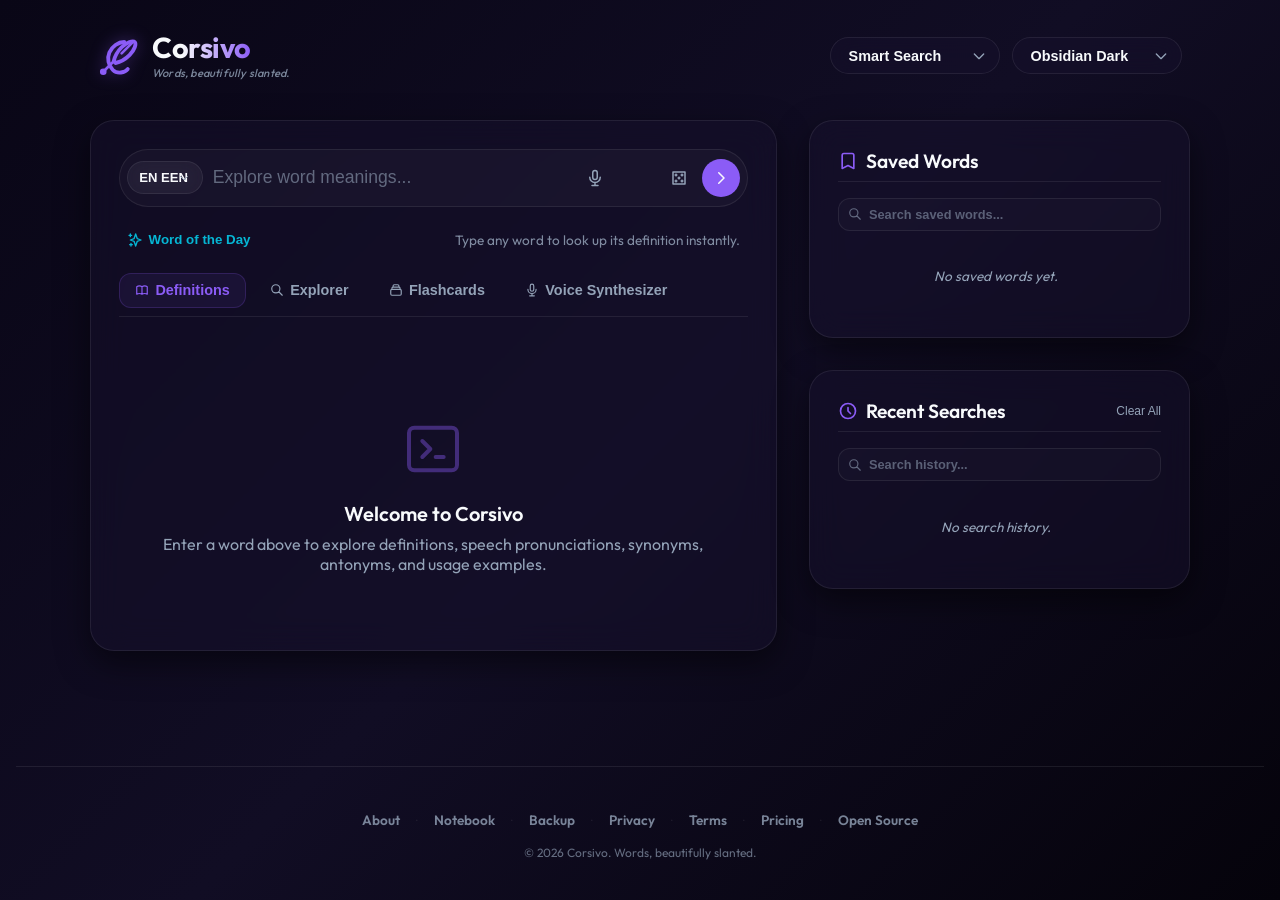
<file: index.html>
<!DOCTYPE html>
<html lang="en">
<head>
    <meta charset="UTF-8">
    <meta name="viewport" content="width=device-width, initial-scale=1.0">
    <title>Corsivo — Words, beautifully slanted.</title>
    <meta name="description" content="Discover word meanings, audio pronunciations, synonyms, and word of the day in Corsivo - a premium, glassmorphic dark-themed app.">
    <link rel="stylesheet" href="styles.css">
    <!-- PWA integration -->
    <link rel="manifest" href="manifest.json">
    <meta name="theme-color" content="#090616">
    <link rel="icon" type="image/svg+xml" href="icon.svg">
    <link rel="apple-touch-icon" href="icon.svg">
</head>
<body>
    <!-- Header -->
    <header>
        <div class="brand">
            <!-- Corsivo Custom SVG Logo (Intertwined Italic C and Quill Pen) -->
            <svg class="brand-icon" viewBox="0 0 24 24" fill="none" stroke="currentColor" stroke-width="2.2" stroke-linecap="round" stroke-linejoin="round" xmlns="http://www.w3.org/2000/svg">
                <!-- Slanted C shape -->
                <path d="M15 4c-3.5 0-7 2.5-8.5 6s-.5 7.5 2 10 7 1.5 8.5-.5" />
                <!-- Slanted Quill Nib & Feather -->
                <path d="M9 15c.5-2.5 2-5.5 4.5-8 3-3 6.5-4 7.5-3s0 4.5-3 7.5c-2.5 2.5-5.5 4-8 4.5z" />
                <path d="M13.5 10.5l6-6" stroke-width="1.5" />
                <!-- Slanted ink draw line -->
                <path d="M9 15l-6 6" stroke-width="1.5" />
                <circle cx="3" cy="21" r="0.8" fill="currentColor" />
            </svg>
            <div class="logo-wrapper">
                <span class="brand-logo">Corsivo</span>
                <span class="brand-tagline">Words, beautifully slanted.</span>
            </div>
        </div>
        <div class="header-controls">
            <!-- Custom API Dropdown Select -->
            <div class="custom-select" id="api-select-container">
                <button class="select-trigger" id="api-select-trigger" aria-haspopup="listbox" aria-expanded="false" aria-label="Select Dictionary Source">
                    <span id="api-select-label">Smart Search</span>
                    <svg class="select-arrow" fill="none" stroke="currentColor" viewBox="0 0 24 24" xmlns="http://www.w3.org/2000/svg">
                        <path stroke-linecap="round" stroke-linejoin="round" stroke-width="2" d="M19 9l-7 7-7-7"></path>
                    </svg>
                </button>
                <ul class="select-options" id="api-select-options" role="listbox">
                    <li data-value="smart" role="option" class="active">Smart Search</li>
                    <li data-value="free" role="option">Free Dictionary</li>
                    <li data-value="wiktionary" role="option">Wiktionary</li>
                    <li data-value="datamuse" role="option">Datamuse</li>
                </ul>
            </div>

            <!-- Custom Theme Dropdown Select -->
            <div class="custom-select" id="theme-select-container">
                <button class="select-trigger" id="theme-select-trigger" aria-haspopup="listbox" aria-expanded="false" aria-label="Select Color Theme">
                    <span id="theme-select-label">Obsidian Dark</span>
                    <svg class="select-arrow" fill="none" stroke="currentColor" viewBox="0 0 24 24" xmlns="http://www.w3.org/2000/svg">
                        <path stroke-linecap="round" stroke-linejoin="round" stroke-width="2" d="M19 9l-7 7-7-7"></path>
                    </svg>
                </button>
                <ul class="select-options" id="theme-select-options" role="listbox">
                    <li data-value="dark" role="option" class="active">Obsidian Dark</li>
                    <li data-value="cyber" role="option">Midnight Cyber</li>
                    <li data-value="emerald" role="option">Emerald Forest</li>
                    <li data-value="sakura" role="option">Sunset Sakura</li>
                    <li data-value="light" role="option">Light Glass</li>
                    <li data-value="sepia" role="option">Sepia Paper</li>
                </ul>
            </div>
        </div>
    </header>

    <!-- Main Layout Wrapper -->
    <div class="app-wrapper">
        <!-- Main Search and Meaning Area -->
        <main class="panel search-container">
            <div class="search-bar-wrapper">
                <!-- Custom Language Dropdown Selector -->
                <div class="custom-select lang-select" id="lang-select-container">
                    <button class="select-trigger lang-trigger" id="lang-select-trigger" aria-haspopup="listbox" aria-expanded="false" aria-label="Select Search Language">
                        <span id="lang-select-label"><span class="lang-code">EN</span> EN</span>
                        <svg class="select-arrow" fill="none" stroke="currentColor" viewBox="0 0 24 24" xmlns="http://www.w3.org/2000/svg">
                            <path stroke-linecap="round" stroke-linejoin="round" stroke-width="2" d="M19 9l-7 7-7-7"></path>
                        </svg>
                    </button>
                    <ul class="select-options lang-options" id="lang-select-options" role="listbox">
                        <li data-value="auto" role="option"><span class="lang-code auto"><svg fill="none" stroke="currentColor" viewBox="0 0 24 24"><path stroke-linecap="round" stroke-linejoin="round" stroke-width="2" d="M5 3v4M3 5h4M6 17v4m-2-2h4m5-16l2.286 6.857L21 12l-5.714 2.143L13 21l-2.286-6.857L5 12l5.714-2.143L13 3z"/></svg></span> Auto Detect</li>
                        <li data-value="en" role="option" class="active"><span class="lang-code">EN</span> English</li>
                        <li data-value="es" role="option"><span class="lang-code">ES</span> Spanish</li>
                        <li data-value="fr" role="option"><span class="lang-code">FR</span> French</li>
                        <li data-value="de" role="option"><span class="lang-code">DE</span> German</li>
                        <li data-value="it" role="option"><span class="lang-code">IT</span> Italian</li>
                        <li data-value="pt-br" role="option"><span class="lang-code">PT</span> Portuguese</li>
                        <li data-value="ru" role="option"><span class="lang-code">RU</span> Russian</li>
                        <li data-value="tr" role="option"><span class="lang-code">TR</span> Turkish</li>
                        <li data-value="ar" role="option"><span class="lang-code">AR</span> Arabic</li>
                        <li data-value="hi" role="option"><span class="lang-code">HI</span> Hindi</li>
                        <li data-value="ja" role="option"><span class="lang-code">JA</span> Japanese</li>
                        <li data-value="zh" role="option"><span class="lang-code">ZH</span> Chinese</li>
                        <li data-value="ko" role="option"><span class="lang-code">KO</span> Korean</li>
                        <li data-value="nl" role="option"><span class="lang-code">NL</span> Dutch</li>
                        <li data-value="pl" role="option"><span class="lang-code">PL</span> Polish</li>
                        <li data-value="sv" role="option"><span class="lang-code">SV</span> Swedish</li>
                    </ul>
                </div>

                <input type="text" id="word" placeholder="Explore word meanings..." aria-label="Search word in dictionary" autocomplete="off">
                
                <div class="input-actions">
                    <!-- Voice Search Microphone -->
                    <button class="voice-btn" id="voice-search-btn" onclick="startVoiceSearch()" title="Voice Search" aria-label="Search by voice">
                        <svg width="18" height="18" fill="none" stroke="currentColor" stroke-width="2" viewBox="0 0 24 24" xmlns="http://www.w3.org/2000/svg">
                            <path stroke-linecap="round" stroke-linejoin="round" stroke-width="2" d="M19 11a7 7 0 01-7 7m0 0a7 7 0 01-7-7m7 7v4m0 0H8m4 0h4m-4-8a3 3 0 01-3-3V5a3 3 0 116 0v6a3 3 0 01-3 3z"></path>
                        </svg>
                    </button>
                    
                    <!-- Clear Input Button -->
                    <button class="clear-btn" id="clear-btn" onclick="clearSearch()" title="Clear search" aria-label="Clear input">
                        <svg width="18" height="18" fill="none" stroke="currentColor" viewBox="0 0 24 24" xmlns="http://www.w3.org/2000/svg">
                            <path stroke-linecap="round" stroke-linejoin="round" stroke-width="2" d="M6 18L18 6M6 6l12 12"></path>
                        </svg>
                    </button>
                    <!-- Random Word Button -->
                    <button class="random-btn" onclick="searchRandomWord()" title="Random Word" aria-label="Get a random word">
                        <!-- Die SVG Icon -->
                        <svg width="18" height="18" fill="none" stroke="currentColor" viewBox="0 0 24 24" xmlns="http://www.w3.org/2000/svg">
                            <path stroke-linecap="round" stroke-linejoin="round" stroke-width="2" d="M4 4h16v16H4V4z"></path>
                            <circle cx="8" cy="8" r="1.5" fill="currentColor"></circle>
                            <circle cx="16" cy="16" r="1.5" fill="currentColor"></circle>
                            <circle cx="12" cy="12" r="1.5" fill="currentColor"></circle>
                            <circle cx="16" cy="8" r="1.5" fill="currentColor"></circle>
                            <circle cx="8" cy="16" r="1.5" fill="currentColor"></circle>
                        </svg>
                    </button>
                    <!-- Submit Search Button -->
                    <button class="search-btn-icon" onclick="getMeaning()" title="Search word" aria-label="Perform search">
                        <svg width="18" height="18" fill="none" stroke="currentColor" viewBox="0 0 24 24" xmlns="http://www.w3.org/2000/svg">
                            <path stroke-linecap="round" stroke-linejoin="round" stroke-width="2" d="M9 5l7 7-7 7"></path>
                        </svg>
                    </button>
                </div>
            </div>

            <!-- Word of the Day Prompt -->
            <div class="quick-tips">
                <button class="word-of-day-btn" onclick="loadWordOfTheDay()">
                    <svg fill="none" stroke="currentColor" viewBox="0 0 24 24" xmlns="http://www.w3.org/2000/svg">
                        <path stroke-linecap="round" stroke-linejoin="round" stroke-width="2" d="M5 3v4M3 5h4M6 17v4m-2-2h4m5-16l2.286 6.857L21 12l-5.714 2.143L13 21l-2.286-6.857L5 12l5.714-2.143L13 3z"></path>
                    </svg>
                    Word of the Day
                </button>
                <span id="quick-tip-text" style="color: var(--text-secondary); opacity: 0.85;">Type any word to look up its definition instantly.</span>
            </div>

            <!-- Result/Feature Tabs -->
            <div class="tabs-header" id="tabs-header">
                <button class="tab-link active" data-tab="definitions" onclick="switchMainTab('definitions')">
                    <svg width="14" height="14" fill="none" stroke="currentColor" stroke-width="2" viewBox="0 0 24 24"><path stroke-linecap="round" stroke-linejoin="round" d="M12 6.253v13m0-13C10.832 5.477 9.246 5 7.5 5S4.168 5.477 3 6.253v13C4.168 18.477 5.754 18 7.5 18s3.332.477 4.5 1.253m0-13C13.168 5.477 14.754 5 16.5 5c1.747 0 3.332.477 4.5 1.253v13C19.832 18.477 18.247 18 16.5 18c-1.746 0-3.332.477-4.5 1.253"/></svg>
                    Definitions
                </button>
                <button class="tab-link" data-tab="explorer" onclick="switchMainTab('explorer')" id="tab-explorer-btn">
                    <svg width="14" height="14" fill="none" stroke="currentColor" stroke-width="2" viewBox="0 0 24 24"><path stroke-linecap="round" stroke-linejoin="round" d="M21 21l-6-6m2-5a7 7 0 11-14 0 7 7 0 0114 0z"/></svg>
                    Explorer
                </button>
                <button class="tab-link" data-tab="flashcards" onclick="switchMainTab('flashcards')">
                    <svg width="14" height="14" fill="none" stroke="currentColor" stroke-width="2" viewBox="0 0 24 24"><path stroke-linecap="round" stroke-linejoin="round" d="M19 11H5m14 0a2 2 0 012 2v6a2 2 0 01-2 2H5a2 2 0 01-2-2v-6a2 2 0 012-2m14 0V9a2 2 0 00-2-2M5 11V9a2 2 0 012-2m0 0V5a2 2 0 012-2h6a2 2 0 012 2v2M7 7h10"/></svg>
                    Flashcards
                </button>
                <button class="tab-link" data-tab="speech" onclick="switchMainTab('speech')">
                    <svg width="14" height="14" fill="none" stroke="currentColor" stroke-width="2" viewBox="0 0 24 24"><path stroke-linecap="round" stroke-linejoin="round" d="M19 11a7 7 0 01-7 7m0 0a7 7 0 01-7-7m7 7v4m0 0H8m4 0h4m-4-8a3 3 0 01-3-3V5a3 3 0 116 0v6a3 3 0 01-3 3z"/></svg>
                    Voice Synthesizer
                </button>
            </div>

            <!-- Tab Panels -->
            <div class="tabs-container">
                <!-- Definitions Tab Panel -->
                <div class="main-tab-content active" id="main-tab-definitions">
                    <div class="result" id="result">
                        <!-- Welcome UI -->
                        <div class="welcome-box">
                            <svg class="welcome-icon" fill="none" stroke="currentColor" viewBox="0 0 24 24" xmlns="http://www.w3.org/2000/svg">
                                <path stroke-linecap="round" stroke-linejoin="round" stroke-width="1.5" d="M8 9l3 3-3 3m5 0h3M5 20h14a2 2 0 002-2V6a2 2 0 00-2-2H5a2 2 0 00-2 2v12a2 2 0 002 2z"></path>
                            </svg>
                            <h3>Welcome to Corsivo</h3>
                            <p>Enter a word above to explore definitions, speech pronunciations, synonyms, antonyms, and usage examples.</p>
                        </div>
                    </div>
                </div>

                <!-- Explorer Tab Panel -->
                <div class="main-tab-content" id="main-tab-explorer">
                    <div class="explorer-placeholder welcome-box">
                        <svg class="welcome-icon" fill="none" stroke="currentColor" viewBox="0 0 24 24" xmlns="http://www.w3.org/2000/svg">
                            <path stroke-linecap="round" stroke-linejoin="round" stroke-width="1.5" d="M11 3.055A9.001 9.001 0 1020.945 13H11V3.055z"></path>
                            <path stroke-linecap="round" stroke-linejoin="round" stroke-width="1.5" d="M20.488 9H15V3.512A9.025 9.025 0 0120.488 9z"></path>
                        </svg>
                        <h3>Word Explorer</h3>
                        <p>Search a word to unlock its semantic network, rhyming dictionary, and audio patterns.</p>
                    </div>
                    <div class="explorer-content" id="explorer-content" style="display: none;"></div>
                </div>

                <!-- Flashcards Tab Panel -->
                <div class="main-tab-content" id="main-tab-flashcards">
                    <div class="flashcards-container">
                        <div class="flashcards-header">
                            <h3>Vocabulary Flashcards</h3>
                            <div class="flashcard-deck-selector">
                                <label>Deck:</label>
                                <div class="inline-custom-select deck-select" id="deck-select-container">
                                    <button class="inline-select-trigger" id="deck-select-trigger" aria-haspopup="listbox" aria-expanded="false">
                                        <span id="deck-select-label">My Bookmarks</span>
                                        <svg class="ics-arrow" fill="none" stroke="currentColor" viewBox="0 0 24 24"><path stroke-linecap="round" stroke-linejoin="round" stroke-width="2.5" d="M19 9l-7 7-7-7"/></svg>
                                    </button>
                                    <ul class="inline-select-options" id="deck-select-options" role="listbox">
                                        <li data-value="bookmarks" role="option" class="active">My Bookmarks</li>
                                        <li data-value="curated" role="option">Premium Vocabulary</li>
                                    </ul>
                                </div>
                            </div>
                        </div>
                        <div class="flashcard-area">
                            <div class="flashcard" id="flashcard" onclick="flipFlashcard()">
                                <div class="flashcard-inner">
                                    <div class="flashcard-front">
                                        <div class="card-side-label">Word</div>
                                        <h4 id="flashcard-word">Explore</h4>
                                        <p class="tap-hint">Tap card to reveal definition</p>
                                    </div>
                                    <div class="flashcard-back">
                                        <div class="card-side-label">Definition</div>
                                        <p id="flashcard-definition">To investigate, look into, or study closely.</p>
                                        <p class="tap-hint">Tap card to see word</p>
                                    </div>
                                </div>
                            </div>
                        </div>
                        <div class="flashcard-controls">
                            <button class="flashcard-btn got-it" onclick="flashcardAnswer(true)">
                                <svg width="16" height="16" fill="none" stroke="currentColor" stroke-width="2.5" viewBox="0 0 24 24"><path stroke-linecap="round" stroke-linejoin="round" d="M5 13l4 4L19 7"/></svg>
                                Know It
                            </button>
                            <button class="flashcard-btn study-more" onclick="flashcardAnswer(false)">
                                <svg width="16" height="16" fill="none" stroke="currentColor" stroke-width="2.5" viewBox="0 0 24 24"><path stroke-linecap="round" stroke-linejoin="round" d="M6 18L18 6M6 6l12 12"/></svg>
                                Review
                            </button>
                        </div>
                        <div class="flashcard-stats">
                            <span id="flashcard-progress">Card 1 of 10</span>
                            <span id="flashcard-score">Score: 0/0</span>
                            <button class="reset-quiz-btn" onclick="initFlashcardGame()">Reset Quiz</button>
                        </div>
                    </div>
                </div>

                <!-- Speech Tab Panel -->
                <div class="main-tab-content" id="main-tab-speech">
                    <div class="speech-controls-panel">
                        <h3>Voice Synthesizer Settings</h3>
                        <p class="subtitle">Customize text-to-speech pronunciations for the dictionary.</p>
                        
                        <div class="speech-setting-row">
                            <label>TTS Voice Accent</label>
                            <div class="inline-custom-select voice-select" id="voice-select-container">
                                <button class="inline-select-trigger" id="voice-select-trigger" aria-haspopup="listbox" aria-expanded="false">
                                    <span id="voice-select-label">Loading voices...</span>
                                    <svg class="ics-arrow" fill="none" stroke="currentColor" viewBox="0 0 24 24"><path stroke-linecap="round" stroke-linejoin="round" stroke-width="2.5" d="M19 9l-7 7-7-7"/></svg>
                                </button>
                                <ul class="inline-select-options" id="voice-select-options" role="listbox"></ul>
                            </div>
                        </div>
                        
                        <div class="speech-setting-row">
                            <label for="pitch-slider">Pitch: <span id="pitch-val">1.0</span></label>
                            <input type="range" id="pitch-slider" min="0.5" max="2" step="0.1" value="1.0" oninput="updatePitchLabel(this.value)">
                        </div>

                        <div class="speech-setting-row">
                            <label for="rate-slider">Speed: <span id="rate-val-tab">1.0x</span></label>
                            <input type="range" id="rate-slider" min="0.5" max="2" step="0.1" value="1.0" oninput="updateRateLabel(this.value)">
                        </div>
                        
                        <button class="test-speech-btn" onclick="testVoiceSynthesis()">
                            <svg width="16" height="16" fill="none" stroke="currentColor" stroke-width="2.5" viewBox="0 0 24 24"><path stroke-linecap="round" stroke-linejoin="round" d="M15.536 8.464a5 5 0 010 7.072m2.828-9.9a9 9 0 010 12.728M5.586 15H4a1 1 0 01-1-1v-4a1 1 0 011-1h1.586l4.707-4.707C10.923 3.663 12 4.109 12 5v14c0 .891-1.077 1.337-1.707.707L5.586 15z"/></svg>
                            Test Voice Accent
                        </button>
                    </div>
                </div>
            </div>
        </main>

        <!-- Sidebar (Bookmarks & History) -->
        <aside class="sidebar">
            <!-- Saved Words Section -->
            <div class="panel">
                <h2 class="sidebar-title">
                    <svg fill="none" stroke="currentColor" viewBox="0 0 24 24" xmlns="http://www.w3.org/2000/svg">
                        <path stroke-linecap="round" stroke-linejoin="round" stroke-width="2" d="M5 5a2 2 0 012-2h10a2 2 0 012 2v16l-7-3.5L5 21V5z"></path>
                    </svg>
                    Saved Words
                </h2>
                <div class="sidebar-search-wrapper">
                    <input type="text" id="bookmarks-search" placeholder="Search saved words..." oninput="filterBookmarks()" class="sidebar-search-input" aria-label="Search saved words">
                    <svg class="sidebar-search-icon" width="14" height="14" fill="none" stroke="currentColor" stroke-width="2" viewBox="0 0 24 24"><path stroke-linecap="round" stroke-linejoin="round" d="M21 21l-6-6m2-5a7 7 0 11-14 0 7 7 0 0114 0z"/></svg>
                </div>
                <ul class="sidebar-list" id="bookmarks-list">
                    <li class="empty-state">No saved words yet. Bookmark words to view them here.</li>
                </ul>
            </div>

            <!-- Recent Searches Section -->
            <div class="panel">
                <h2 class="sidebar-title" style="justify-content: space-between;">
                    <span style="display: flex; align-items: center; gap: 0.5rem;">
                        <svg fill="none" stroke="currentColor" viewBox="0 0 24 24" xmlns="http://www.w3.org/2000/svg">
                            <path stroke-linecap="round" stroke-linejoin="round" stroke-width="2" d="M12 8v4l3 3m6-3a9 9 0 11-18 0 9 9 0 0118 0z"></path>
                        </svg>
                        Recent Searches
                    </span>
                    <button onclick="clearHistory()" style="background: transparent; border: none; color: var(--text-secondary); cursor: pointer; font-size: 0.75rem; font-weight: 500;" id="clear-history-btn" title="Clear all history">Clear All</button>
                </h2>
                <div class="sidebar-search-wrapper">
                    <input type="text" id="history-search" placeholder="Search history..." oninput="filterHistory()" class="sidebar-search-input" aria-label="Search recent history">
                    <svg class="sidebar-search-icon" width="14" height="14" fill="none" stroke="currentColor" stroke-width="2" viewBox="0 0 24 24"><path stroke-linecap="round" stroke-linejoin="round" d="M21 21l-6-6m2-5a7 7 0 11-14 0 7 7 0 0114 0z"/></svg>
                </div>
                <ul class="sidebar-list" id="history-list">
                    <li class="empty-state">No search history.</li>
                </ul>
            </div>
        </aside>
    </div>

    <!-- Custom Modal Dialog System -->
    <div class="modal-overlay" id="custom-modal">
        <div class="modal-card">
            <h3 class="modal-title" id="modal-title">Confirm Action</h3>
            <p class="modal-message" id="modal-message">Are you sure you want to proceed?</p>
            <div class="modal-actions">
                <button class="modal-btn modal-btn-cancel" id="modal-cancel-btn">Cancel</button>
                <button class="modal-btn modal-btn-confirm" id="modal-confirm-btn">Confirm</button>
            </div>
        </div>
    </div>

    <!-- Toast Notifications Container -->
    <div class="toast-container" id="toast-container"></div>

    <!-- Connection Status Widget (Offline/Online Popups) -->
    <div class="connection-widget" id="connection-widget"></div>

    <!-- Tools Modal (Notebook & Backup) -->
    <div class="info-overlay" id="info-modal">
        <div class="info-card">
            <button class="info-close-btn" onclick="closeInfoModal()" aria-label="Close panel">
                <svg width="20" height="20" fill="none" stroke="currentColor" viewBox="0 0 24 24" xmlns="http://www.w3.org/2000/svg">
                    <path stroke-linecap="round" stroke-linejoin="round" stroke-width="2" d="M6 18L18 6M6 6l12 12"></path>
                </svg>
            </button>
            
            <!-- Modal Tabs -->
            <div class="info-tabs">
                <button class="tab-btn active" data-tab="notebook" onclick="switchInfoTab('notebook')">Notebook Manager</button>
                <button class="tab-btn" data-tab="backup" onclick="switchInfoTab('backup')">Backup &amp; Restore</button>
            </div>
            
            <!-- Modal Contents -->
            <div class="info-content-wrapper">
                <!-- Notebook Tab -->
                <div class="tab-content active" id="tab-content-notebook">
                    <h2>Vocabulary Notebook</h2>
                    <p class="subtitle">Search, review, and manage your study notes across all words.</p>
                    <div class="notebook-controls">
                        <input type="text" id="notebook-search" placeholder="Search study notes..." oninput="filterNotebookNotes()" class="sidebar-search-input" style="margin-bottom: 1.5rem;" aria-label="Search study notes">
                    </div>
                    <ul class="notebook-list" id="notebook-list">
                        <li class="empty-state">No notes found. Create custom notes on words to list them here.</li>
                    </ul>
                </div>

                <!-- Backup & Restore Tab -->
                <div class="tab-content" id="tab-content-backup">
                    <h2>Backup &amp; Restore</h2>
                    <p class="subtitle">Import or export your dictionary data (bookmarks, notes, history).</p>
                    <p>Save all your custom vocabulary data, personal comments, and search logs to a JSON file on your local computer, or restore them anytime.</p>
                    
                    <div style="display: flex; gap: 1rem; margin-top: 2rem;">
                        <button onclick="exportData()" class="modal-btn modal-btn-confirm" style="display: flex; align-items: center; gap: 0.5rem; justify-content: center; width: 100%;">
                            <svg width="18" height="18" fill="none" stroke="currentColor" stroke-width="2" viewBox="0 0 24 24" xmlns="http://www.w3.org/2000/svg">
                                <path stroke-linecap="round" stroke-linejoin="round" d="M4 16v1a3 3 0 003 3h10a3 3 0 003-3v-1m-4-4l-4 4m0 0l-4-4m4 4V4"></path>
                            </svg>
                            Export Data (.json)
                        </button>
                        <button onclick="triggerImport()" class="modal-btn modal-btn-cancel" style="display: flex; align-items: center; gap: 0.5rem; justify-content: center; width: 100%; border: 1px dashed var(--border-color);">
                            <svg width="18" height="18" fill="none" stroke="currentColor" stroke-width="2" viewBox="0 0 24 24" xmlns="http://www.w3.org/2000/svg">
                                <path stroke-linecap="round" stroke-linejoin="round" d="M4 16v1a3 3 0 003 3h10a3 3 0 003-3v-1m-4-8l-4-4m0 0L8 8m4-4v12"></path>
                            </svg>
                            Import Data (.json)
                        </button>
                        <input type="file" id="import-file-input" style="display: none;" accept=".json" onchange="importData(event)">
                    </div>
                </div>
            </div>
        </div>
    </div>

    <!-- Footer -->
    <footer>
        <div class="footer-links">
            <a href="about.html">About</a>
            <span class="footer-divider">·</span>
            <a href="notebook.html">Notebook</a>
            <span class="footer-divider">·</span>
            <a href="backup.html">Backup</a>
            <span class="footer-divider">·</span>
            <a href="privacy.html">Privacy</a>
            <span class="footer-divider">·</span>
            <a href="terms.html">Terms</a>
            <span class="footer-divider">·</span>
            <a href="pricing.html">Pricing</a>
            <span class="footer-divider">·</span>
            <a href="opensource.html">Open Source</a>
        </div>
        <p class="copyright">&copy; 2026 Corsivo. Words, beautifully slanted.</p>
    </footer>

    <!-- Scripts -->
    <script src="script.js"></script>
</body>
</html>
</file>
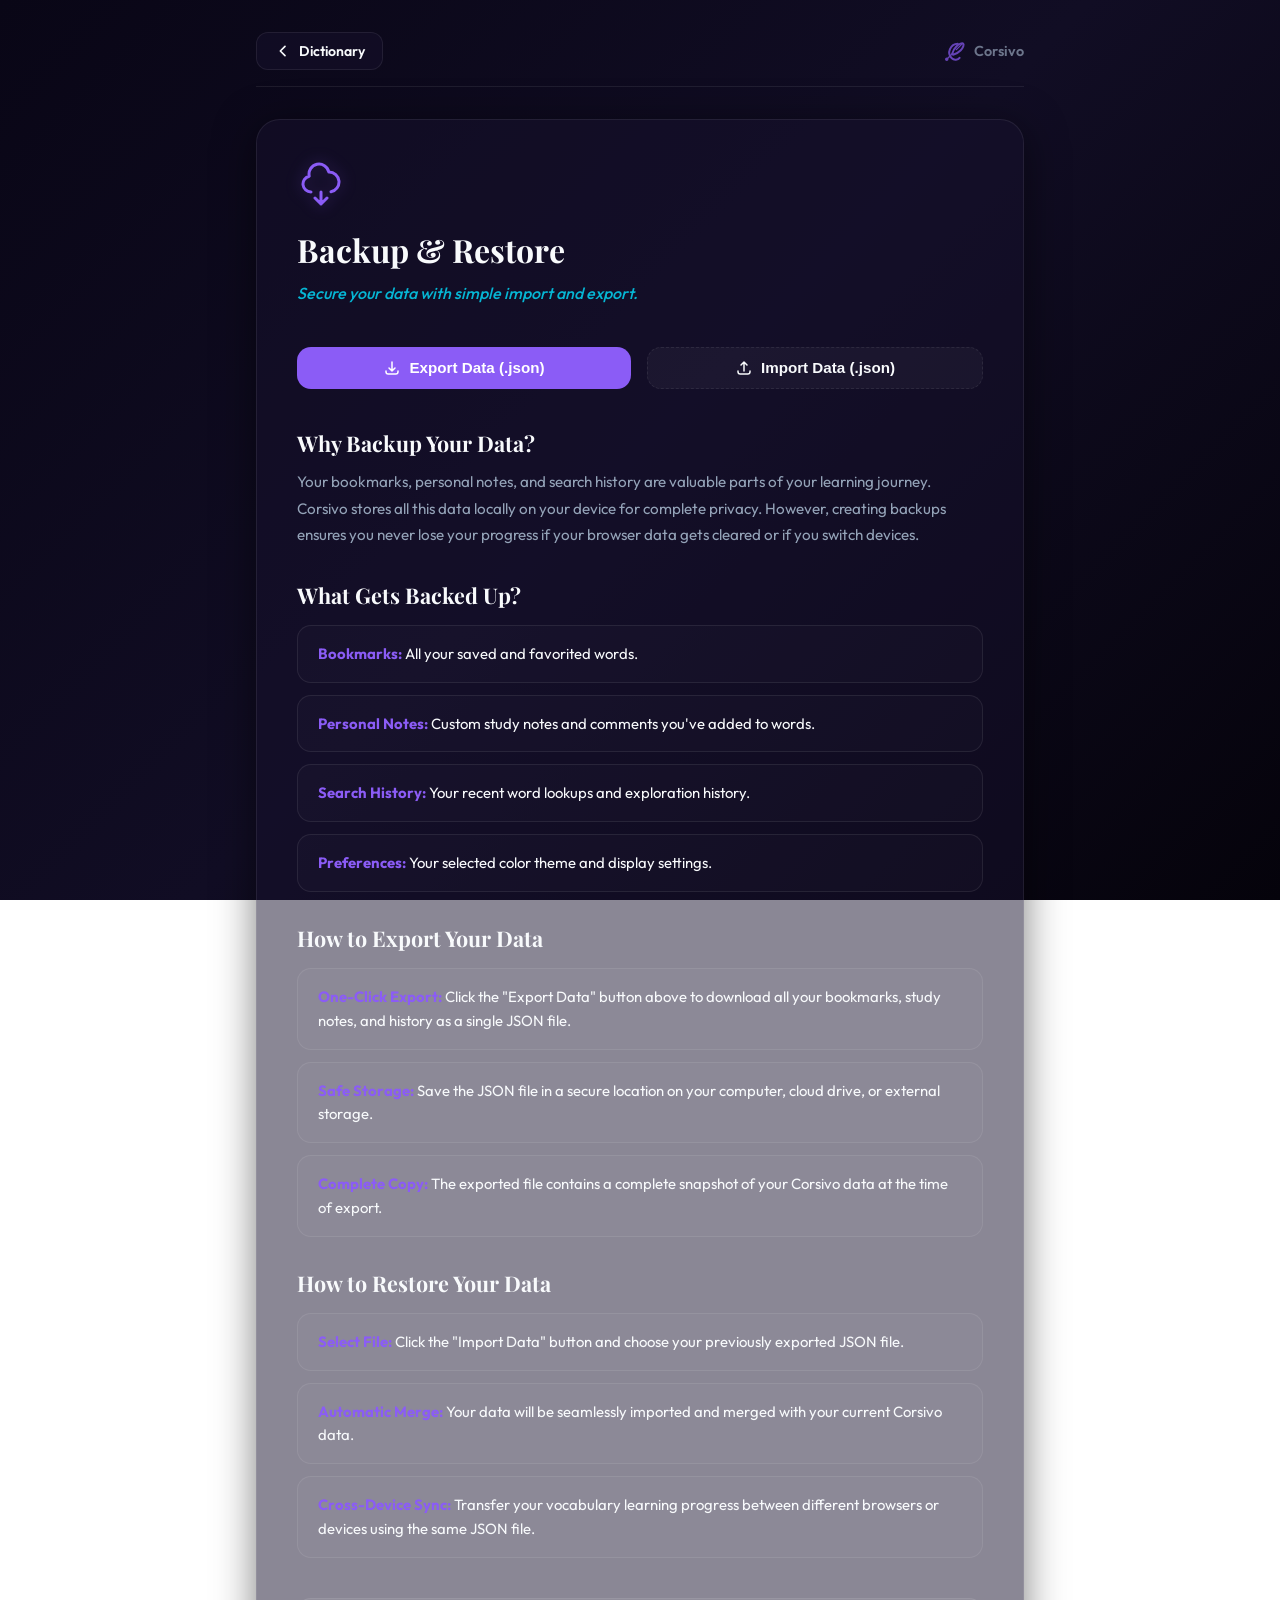
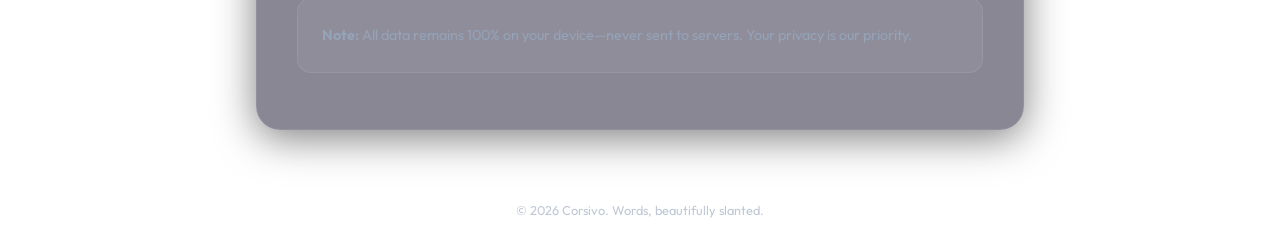
<file: backup.html>
<!DOCTYPE html>
<html lang="en">
<head>
    <meta charset="UTF-8">
    <meta name="viewport" content="width=device-width, initial-scale=1.0">
    <title>Backup & Restore — Corsivo</title>
    <meta name="description" content="Backup, restore, and import/export your dictionary data in Corsivo.">
    <link rel="stylesheet" href="styles.css">
    <link rel="manifest" href="manifest.json">
    <meta name="theme-color" content="#090616">
    <link rel="icon" type="image/svg+xml" href="icon.svg">
</head>
<body>
    <div class="page-layout">
        <nav class="page-nav">
            <a href="index.html" class="page-back-btn">
                <svg fill="none" stroke="currentColor" viewBox="0 0 24 24"><path stroke-linecap="round" stroke-linejoin="round" stroke-width="2.5" d="M15 19l-7-7 7-7"/></svg>
                Dictionary
            </a>
            <a href="index.html" class="nav-brand">
                <svg viewBox="0 0 24 24" fill="none" stroke="currentColor" stroke-width="2.2" stroke-linecap="round" stroke-linejoin="round">
                    <path d="M15 4c-3.5 0-7 2.5-8.5 6s-.5 7.5 2 10 7 1.5 8.5-.5" />
                    <path d="M9 15c.5-2.5 2-5.5 4.5-8 3-3 6.5-4 7.5-3s0 4.5-3 7.5c-2.5 2.5-5.5 4-8 4.5z" />
                    <path d="M13.5 10.5l6-6" stroke-width="1.5" />
                    <path d="M9 15l-6 6" stroke-width="1.5" />
                    <circle cx="3" cy="21" r="0.8" fill="currentColor" />
                </svg>
                Corsivo
            </a>
        </nav>

        <div class="page-card">
            <svg class="page-icon" fill="none" stroke="currentColor" viewBox="0 0 24 24">
                <path stroke-linecap="round" stroke-linejoin="round" stroke-width="1.5" d="M7 16a4 4 0 01-.88-7.903A5 5 0 1115.9 6L16 6a5 5 0 011 9.9M9 19l3 3m0 0l3-3m-3 3v-6"/>
            </svg>
            <h1>Backup & Restore</h1>
            <p class="page-subtitle">Secure your data with simple import and export.</p>

            <div style="display: flex; gap: 1rem; margin-top: 2.5rem; margin-bottom: 2.5rem; flex-wrap: wrap;">
                <button onclick="exportData()" class="modal-btn modal-btn-confirm" style="display: flex; align-items: center; gap: 0.5rem; justify-content: center; flex: 1; min-width: 200px;">
                    <svg width="18" height="18" fill="none" stroke="currentColor" stroke-width="2" viewBox="0 0 24 24" xmlns="http://www.w3.org/2000/svg">
                        <path stroke-linecap="round" stroke-linejoin="round" d="M4 16v1a3 3 0 003 3h10a3 3 0 003-3v-1m-4-4l-4 4m0 0l-4-4m4 4V4"></path>
                    </svg>
                    Export Data (.json)
                </button>
                <button onclick="triggerImport()" class="modal-btn modal-btn-cancel" style="display: flex; align-items: center; gap: 0.5rem; justify-content: center; flex: 1; min-width: 200px; border: 1px dashed var(--border-color);">
                    <svg width="18" height="18" fill="none" stroke="currentColor" stroke-width="2" viewBox="0 0 24 24" xmlns="http://www.w3.org/2000/svg">
                        <path stroke-linecap="round" stroke-linejoin="round" d="M4 16v1a3 3 0 003 3h10a3 3 0 003-3v-1m-4-8l-4-4m0 0L8 8m4-4v12"></path>
                    </svg>
                    Import Data (.json)
                </button>
                <input type="file" id="import-file-input" style="display: none;" accept=".json" onchange="importData(event)">
            </div>

            <h2>Why Backup Your Data?</h2>
            <p>Your bookmarks, personal notes, and search history are valuable parts of your learning journey. Corsivo stores all this data locally on your device for complete privacy. However, creating backups ensures you never lose your progress if your browser data gets cleared or if you switch devices.</p>

            <h2>What Gets Backed Up?</h2>
            <ul>
                <li><strong>Bookmarks:</strong> All your saved and favorited words.</li>
                <li><strong>Personal Notes:</strong> Custom study notes and comments you've added to words.</li>
                <li><strong>Search History:</strong> Your recent word lookups and exploration history.</li>
                <li><strong>Preferences:</strong> Your selected color theme and display settings.</li>
            </ul>

            <h2>How to Export Your Data</h2>
            <ul>
                <li><strong>One-Click Export:</strong> Click the "Export Data" button above to download all your bookmarks, study notes, and history as a single JSON file.</li>
                <li><strong>Safe Storage:</strong> Save the JSON file in a secure location on your computer, cloud drive, or external storage.</li>
                <li><strong>Complete Copy:</strong> The exported file contains a complete snapshot of your Corsivo data at the time of export.</li>
            </ul>

            <h2>How to Restore Your Data</h2>
            <ul>
                <li><strong>Select File:</strong> Click the "Import Data" button and choose your previously exported JSON file.</li>
                <li><strong>Automatic Merge:</strong> Your data will be seamlessly imported and merged with your current Corsivo data.</li>
                <li><strong>Cross-Device Sync:</strong> Transfer your vocabulary learning progress between different browsers or devices using the same JSON file.</li>
            </ul>

            <p style="margin-top: 2.5rem; padding: 1.5rem; background: rgba(255, 255, 255, 0.05); border: 1px solid var(--border-color); border-radius: 14px; font-size: 0.9rem;">
                <strong>Note:</strong> All data remains 100% on your device—never sent to servers. Your privacy is our priority.
            </p>
        </div>

        <div class="page-footer">
            &copy; 2026 Corsivo. Words, beautifully slanted.
        </div>
    </div>

    <script>
        // Load saved theme
        const savedTheme = localStorage.getItem("lexicon_theme") || "dark";
        document.body.className = savedTheme;

        // Backup and restore functions
        function exportData() {
            const data = {
                theme: localStorage.getItem("lexicon_theme") || "dark",
                history: JSON.parse(localStorage.getItem("lexicon_history") || "[]"),
                bookmarks: JSON.parse(localStorage.getItem("lexicon_bookmarks") || "[]"),
                notes: JSON.parse(localStorage.getItem("lexicon_notes") || "{}"),
                cache: JSON.parse(localStorage.getItem("lexicon_word_cache") || "{}")
            };

            const jsonString = `data:text/json;charset=utf-8,${encodeURIComponent(JSON.stringify(data, null, 2))}`;
            const downloadAnchor = document.createElement('a');
            downloadAnchor.setAttribute("href", jsonString);
            downloadAnchor.setAttribute("download", `corsivo_dictionary_backup_${new Date().toISOString().slice(0, 10)}.json`);
            document.body.appendChild(downloadAnchor);
            downloadAnchor.click();
            downloadAnchor.remove();

            showToast("Vocabulary database exported!", "success");
        }

        function triggerImport() {
            const fileInput = document.getElementById("import-file-input");
            if (fileInput) fileInput.click();
        }

        function importData(event) {
            const file = event.target.files[0];
            if (!file) return;

            const reader = new FileReader();
            reader.onload = (e) => {
                try {
                    const data = JSON.parse(e.target.result);
                    
                    if (data.theme) {
                        localStorage.setItem("lexicon_theme", data.theme);
                        document.body.className = data.theme;
                    }
                    
                    if (Array.isArray(data.history)) {
                        localStorage.setItem("lexicon_history", JSON.stringify(data.history));
                    }
                    
                    if (Array.isArray(data.bookmarks)) {
                        localStorage.setItem("lexicon_bookmarks", JSON.stringify(data.bookmarks));
                    }
                    
                    if (data.notes && typeof data.notes === 'object') {
                        localStorage.setItem("lexicon_notes", JSON.stringify(data.notes));
                    }
                    
                    if (data.cache && typeof data.cache === 'object') {
                        localStorage.setItem("lexicon_word_cache", JSON.stringify(data.cache));
                    }

                    showToast("Data imported successfully! Redirecting to dictionary...", "success");
                    setTimeout(() => {
                        window.location.href = "index.html";
                    }, 2000);
                } catch (error) {
                    showToast("Error: Invalid JSON file format.", "error");
                }
            };
            reader.readAsText(file);
        }

        function showToast(message, type = "info") {
            const toast = document.createElement('div');
            toast.className = `toast toast-${type}`;
            toast.textContent = message;
            
            const container = document.querySelector('.toast-container') || createToastContainer();
            container.appendChild(toast);
            
            setTimeout(() => {
                toast.classList.add('toast-out');
                setTimeout(() => toast.remove(), 300);
            }, 3000);
        }

        function createToastContainer() {
            const container = document.createElement('div');
            container.className = 'toast-container';
            document.body.appendChild(container);
            return container;
        }
    </script>
</body>
</html>
</file>
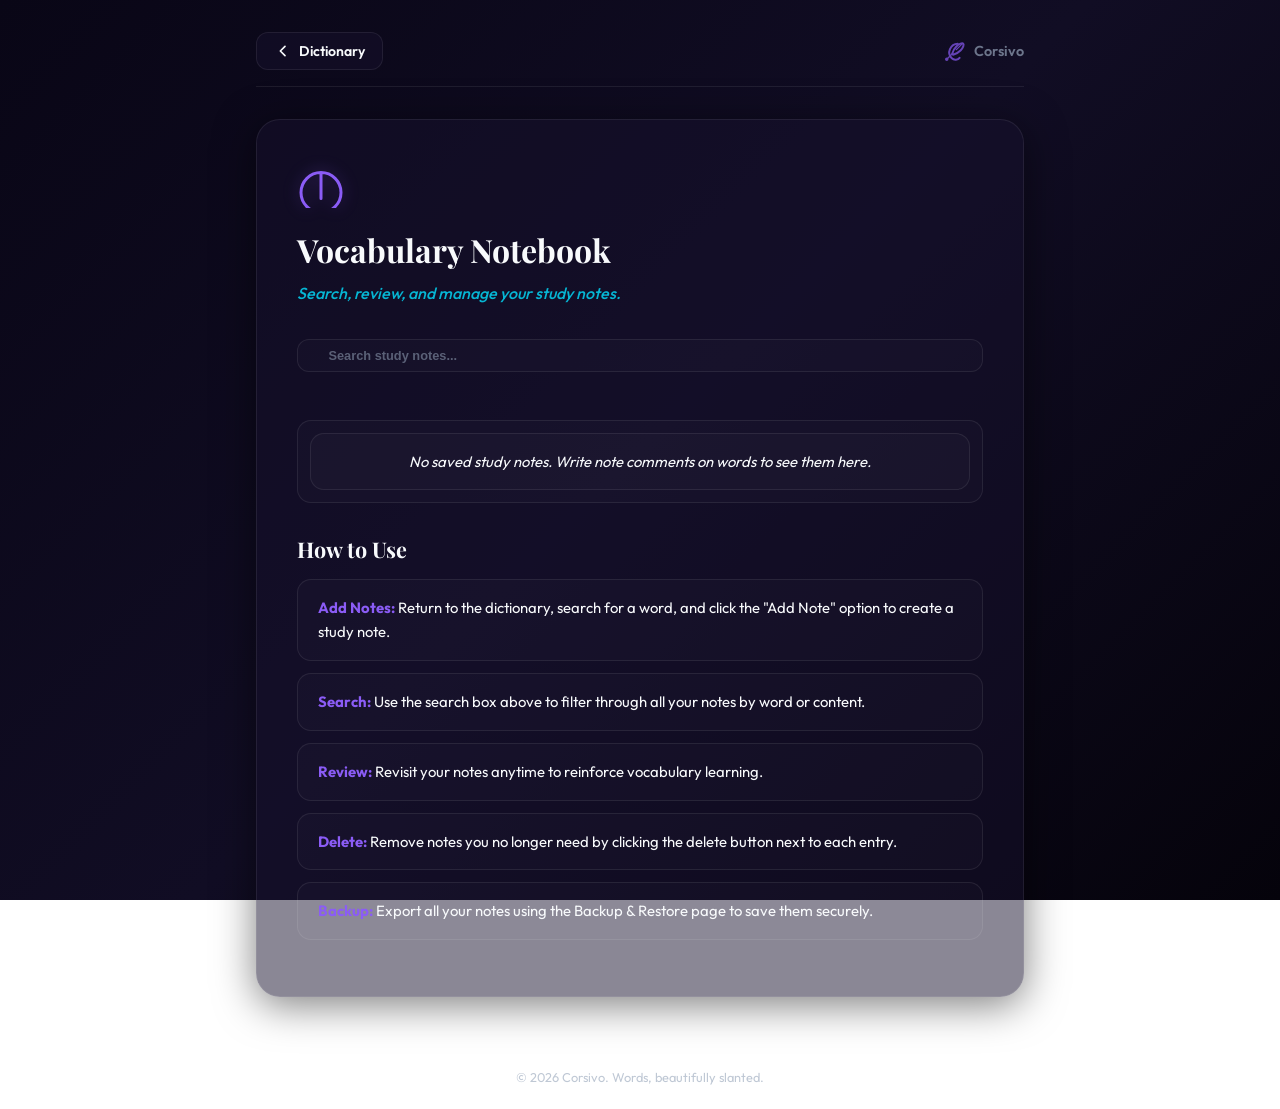
<file: notebook.html>
<!DOCTYPE html>
<html lang="en">
<head>
    <meta charset="UTF-8">
    <meta name="viewport" content="width=device-width, initial-scale=1.0">
    <title>Vocabulary Notebook — Corsivo</title>
    <meta name="description" content="Manage your vocabulary study notes and custom comments on words in Corsivo.">
    <link rel="stylesheet" href="styles.css">
    <link rel="manifest" href="manifest.json">
    <meta name="theme-color" content="#090616">
    <link rel="icon" type="image/svg+xml" href="icon.svg">
</head>
<body>
    <div class="page-layout">
        <nav class="page-nav">
            <a href="index.html" class="page-back-btn">
                <svg fill="none" stroke="currentColor" viewBox="0 0 24 24"><path stroke-linecap="round" stroke-linejoin="round" stroke-width="2.5" d="M15 19l-7-7 7-7"/></svg>
                Dictionary
            </a>
            <a href="index.html" class="nav-brand">
                <svg viewBox="0 0 24 24" fill="none" stroke="currentColor" stroke-width="2.2" stroke-linecap="round" stroke-linejoin="round">
                    <path d="M15 4c-3.5 0-7 2.5-8.5 6s-.5 7.5 2 10 7 1.5 8.5-.5" />
                    <path d="M9 15c.5-2.5 2-5.5 4.5-8 3-3 6.5-4 7.5-3s0 4.5-3 7.5c-2.5 2.5-5.5 4-8 4.5z" />
                    <path d="M13.5 10.5l6-6" stroke-width="1.5" />
                    <path d="M9 15l-6 6" stroke-width="1.5" />
                    <circle cx="3" cy="21" r="0.8" fill="currentColor" />
                </svg>
                Corsivo
            </a>
        </nav>

        <div class="page-card">
            <svg class="page-icon" fill="none" stroke="currentColor" viewBox="0 0 24 24">
                <path stroke-linecap="round" stroke-linejoin="round" stroke-width="1.5" d="M12 6.253v13m0-13C6.5 6.253 2 10.753 2 16.253s4.5 10 10 10 10-4.5 10-10-4.5-10-10-10z"/>
            </svg>
            <h1>Vocabulary Notebook</h1>
            <p class="page-subtitle">Search, review, and manage your study notes.</p>

            <div class="notebook-controls" style="margin: 2rem 0;">
                <input type="text" id="notebook-search" placeholder="Search study notes..." oninput="filterNotebookNotes()" class="sidebar-search-input" aria-label="Search study notes" style="width: 100%; margin-bottom: 1rem;">
            </div>
            
            <ul class="notebook-list" id="notebook-list" style="background: rgba(255, 255, 255, 0.02); border: 1px solid var(--border-color); border-radius: 14px; padding: 0.75rem; max-height: 500px; overflow-y: auto;">
                <li class="empty-state">No notes found. Create custom notes on words in the dictionary to list them here.</li>
            </ul>

            <h2 style="margin-top: 2rem;">How to Use</h2>
            <ul>
                <li><strong>Add Notes:</strong> Return to the dictionary, search for a word, and click the "Add Note" option to create a study note.</li>
                <li><strong>Search:</strong> Use the search box above to filter through all your notes by word or content.</li>
                <li><strong>Review:</strong> Revisit your notes anytime to reinforce vocabulary learning.</li>
                <li><strong>Delete:</strong> Remove notes you no longer need by clicking the delete button next to each entry.</li>
                <li><strong>Backup:</strong> Export all your notes using the Backup & Restore page to save them securely.</li>
            </ul>
        </div>

        <div class="page-footer">
            &copy; 2026 Corsivo. Words, beautifully slanted.
        </div>
    </div>

    <script>
        // Load saved theme
        const savedTheme = localStorage.getItem("lexicon_theme") || "dark";
        document.body.className = savedTheme;

        // Render notebook notes on page load
        window.addEventListener('load', renderNotebookNotes);

        function renderNotebookNotes() {
            const list = document.getElementById("notebook-list");
            if (!list) return;

            const notesObj = JSON.parse(localStorage.getItem("lexicon_notes") || "{}");
            const words = Object.keys(notesObj);

            if (words.length === 0) {
                list.innerHTML = '<li class="empty-state">No saved study notes. Write note comments on words to see them here.</li>';
                return;
            }

            const searchQuery = (document.getElementById("notebook-search")?.value || "").trim().toLowerCase();

            const filtered = words.filter(w => {
                if (!searchQuery) return true;
                if (w.toLowerCase().includes(searchQuery)) return true;
                if (notesObj[w].toLowerCase().includes(searchQuery)) return true;
                return false;
            });

            if (filtered.length === 0) {
                list.innerHTML = '<li class="empty-state">No matching study notes.</li>';
                return;
            }

            list.innerHTML = filtered.map(word => `
                <li class="notebook-item">
                    <div class="notebook-item-content">
                        <span class="notebook-word-title" onclick="notebookSearchWord('${word.replace(/'/g, "\\'")}')">${word}</span>
                        <p class="notebook-note-text">${escapeHTML(notesObj[word])}</p>
                    </div>
                    <div class="notebook-actions">
                        <button class="notebook-action-btn delete" onclick="deleteNotebookNote(event, '${word.replace(/'/g, "\\'")}')" title="Delete Note">
                            <svg width="14" height="14" fill="none" stroke="currentColor" stroke-width="2.5" viewBox="0 0 24 24"><path d="M19 7l-.867 12.142A2 2 0 0116.138 21H7.862a2 2 0 01-1.995-1.858L5 7m5 4v6m4-6v6m1-10V4a1 1 0 00-1-1h-4a1 1 0 00-1 1v3M4 7h16"/></svg>
                        </button>
                    </div>
                </li>
            `).join("");
        }

        function notebookSearchWord(word) {
            window.location.href = `index.html?word=${encodeURIComponent(word)}`;
        }

        function deleteNotebookNote(event, word) {
            event.stopPropagation();
            if (confirm(`Delete note for "${word}"?`)) {
                const notesObj = JSON.parse(localStorage.getItem("lexicon_notes") || "{}");
                delete notesObj[word.toLowerCase()];
                localStorage.setItem("lexicon_notes", JSON.stringify(notesObj));
                renderNotebookNotes();
            }
        }

        function escapeHTML(text) {
            const div = document.createElement('div');
            div.textContent = text;
            return div.innerHTML;
        }
    </script>
</body>
</html>
</file>
<file: styles.css>
/* Modern Dark Dictionary App Stylesheet */

@import url('https://fonts.googleapis.com/css2?family=Outfit:wght@300;400;500;600;700&family=Playfair+Display:ital,wght@0,500;0,700;1,500&display=swap');

html {
    scroll-behavior: smooth;
}

:root {
    /* DEFAULT: Obsidian Dark */
    --bg-gradient: linear-gradient(135deg, #090616 0%, #110d24 50%, #05030b 100%);
    --bg-card: rgba(22, 17, 45, 0.5);
    --bg-card-hover: rgba(30, 24, 60, 0.7);
    --border-color: rgba(255, 255, 255, 0.08);
    --border-focus: rgba(139, 92, 246, 0.5);
    --text-primary: #f8fafc;
    --text-secondary: #94a3b8;
    --accent-color: #8b5cf6; /* Indigo-violet */
    --accent-hover: #a78bfa;
    --accent-glow: rgba(139, 92, 246, 0.35);
    --accent-secondary: #06b6d4; /* Cyan */
    --accent-sec-hover: #22d3ee;
    --shadow-color: rgba(0, 0, 0, 0.5);
    --success-color: #10b981;
    --error-color: #ef4444;
    --transition-speed: 0.3s;
    --font-sans: 'Outfit', sans-serif;
    --font-serif: 'Playfair Display', serif;
}

/* Theme: Midnight Cyber */
body.cyber, html.cyber {
    --bg-gradient: linear-gradient(135deg, #060814 0%, #0b132b 50%, #020308 100%);
    --bg-card: rgba(15, 23, 42, 0.6);
    --bg-card-hover: rgba(30, 41, 59, 0.85);
    --border-color: rgba(6, 182, 212, 0.15);
    --border-focus: rgba(6, 182, 212, 0.6);
    --text-primary: #e2e8f0;
    --text-secondary: #64748b;
    --accent-color: #06b6d4; /* Neon Cyan */
    --accent-hover: #22d3ee;
    --accent-glow: rgba(6, 182, 212, 0.45);
    --accent-secondary: #ec4899; /* Hot Pink */
    --accent-sec-hover: #f472b6;
    --shadow-color: rgba(6, 182, 212, 0.1);
}

/* Theme: Light Glass */
body.light, html.light {
    --bg-gradient: linear-gradient(135deg, #f8fafc 0%, #f1f5f9 50%, #e2e8f0 100%);
    --bg-card: rgba(255, 255, 255, 0.7);
    --bg-card-hover: rgba(255, 255, 255, 0.9);
    --border-color: rgba(15, 23, 42, 0.08);
    --border-focus: rgba(99, 102, 241, 0.5);
    --text-primary: #0f172a;
    --text-secondary: #475569;
    --accent-color: #4f46e5; /* Electric Indigo */
    --accent-hover: #4338ca;
    --accent-glow: rgba(79, 70, 229, 0.2);
    --accent-secondary: #0ea5e9; /* Sky Blue */
    --accent-sec-hover: #38bdf8;
    --shadow-color: rgba(15, 23, 42, 0.08);
}

/* Theme: Sepia Paper */
body.sepia, html.sepia {
    --bg-gradient: linear-gradient(135deg, #f4ecd8 0%, #ece2c6 50%, #dfd3b3 100%);
    --bg-card: rgba(255, 254, 250, 0.6);
    --bg-card-hover: rgba(255, 254, 250, 0.85);
    --border-color: rgba(139, 92, 26, 0.12);
    --border-focus: rgba(180, 83, 9, 0.5);
    --text-primary: #2b1f13;
    --text-secondary: #6e5843;
    --accent-color: #b45309; /* Warm Amber */
    --accent-hover: #92400e;
    --accent-glow: rgba(180, 83, 9, 0.25);
    --accent-secondary: #15803d; /* Forest Green */
    --accent-sec-hover: #166534;
    --shadow-color: rgba(139, 92, 26, 0.08);
}

/* Theme: Emerald Forest */
body.emerald, html.emerald {
    --bg-gradient: linear-gradient(135deg, #022c22 0%, #064e3b 50%, #02140f 100%);
    --bg-card: rgba(6, 78, 59, 0.45);
    --bg-card-hover: rgba(4, 120, 87, 0.7);
    --border-color: rgba(52, 211, 153, 0.15);
    --border-focus: rgba(52, 211, 153, 0.6);
    --text-primary: #ecfdf5;
    --text-secondary: #a7f3d0;
    --accent-color: #34d399; /* Emerald */
    --accent-hover: #059669;
    --accent-glow: rgba(52, 211, 153, 0.4);
    --accent-secondary: #fbbf24; /* Amber */
    --accent-sec-hover: #f59e0b;
    --shadow-color: rgba(2, 44, 34, 0.5);
}

/* Theme: Sunset Sakura */
body.sakura, html.sakura {
    --bg-gradient: linear-gradient(135deg, #1c0f1d 0%, #311536 50%, #0f0511 100%);
    --bg-card: rgba(63, 29, 70, 0.45);
    --bg-card-hover: rgba(94, 43, 104, 0.7);
    --border-color: rgba(244, 114, 182, 0.2);
    --border-focus: rgba(244, 114, 182, 0.65);
    --text-primary: #fdf2f8;
    --text-secondary: #fbcfe8;
    --accent-color: #f472b6; /* Sakura Pink */
    --accent-hover: #db2777;
    --accent-glow: rgba(244, 114, 182, 0.4);
    --accent-secondary: #a78bfa; /* Violet */
    --accent-sec-hover: #c084fc;
    --shadow-color: rgba(28, 15, 29, 0.5);
}


/* Global Reset */
* {
    box-sizing: border-box;
    margin: 0;
    padding: 0;
}

body {
    font-family: var(--font-sans);
    background: var(--bg-gradient) no-repeat;
    background-attachment: fixed;
    background-size: cover;
    color: var(--text-primary);
    min-height: 100vh;
    display: flex;
    flex-direction: column;
    align-items: center;
    justify-content: flex-start;
    padding: 2rem 1rem 0 1rem;
    overflow-x: hidden;
    transition: background var(--transition-speed) ease, color var(--transition-speed) ease;
    opacity: 0;
    animation: startupIntro 0.8s cubic-bezier(0.16, 1, 0.3, 1) forwards;
}

/* Scrollbar Customization */
::-webkit-scrollbar {
    width: 8px;
}
::-webkit-scrollbar-track {
    background: transparent;
}
::-webkit-scrollbar-thumb {
    background: var(--border-color);
    border-radius: 4px;
}
::-webkit-scrollbar-thumb:hover {
    background: var(--accent-color);
}

/* Layout Wrapper */
.app-wrapper {
    width: 100%;
    max-width: 1100px;
    display: grid;
    grid-template-columns: 1fr;
    gap: 2rem;
    position: relative;
    margin-top: 1rem;
    margin-bottom: 4rem; /* Minimum spacing above footer */
}

@media (min-width: 900px) {
    .app-wrapper {
        grid-template-columns: 1.8fr 1fr;
    }
}

/* Header Container */
header {
    width: 100%;
    max-width: 1100px;
    display: flex;
    justify-content: space-between;
    align-items: center;
    margin-bottom: 1.5rem;
    padding: 0 0.5rem;
}

.brand {
    display: flex;
    align-items: center;
    gap: 0.75rem;
}

.brand-icon {
    width: 42px;
    height: 42px;
    color: var(--accent-color);
    filter: drop-shadow(0 0 8px var(--accent-glow));
    transition: transform var(--transition-speed) ease;
}

.brand:hover .brand-icon {
    transform: rotate(-10deg) scale(1.1);
}

.logo-wrapper {
    display: flex;
    flex-direction: column;
    align-items: flex-start;
}

.brand-logo {
    font-size: 1.8rem;
    font-weight: 700;
    letter-spacing: -0.5px;
    background: linear-gradient(to right, var(--text-primary) 30%, var(--accent-color) 100%);
    -webkit-background-clip: text;
    -webkit-text-fill-color: transparent;
    font-family: var(--font-sans);
    line-height: 1.1;
}

.brand-tagline {
    font-size: 0.7rem;
    font-weight: 500;
    font-style: italic;
    color: var(--text-secondary);
    opacity: 0.8;
    margin-top: 2px;
    letter-spacing: 0.2px;
}

.header-controls {
    display: flex;
    align-items: center;
    gap: 0.75rem;
}

/* Theme Dropdown */
.theme-selector-wrapper {
    position: relative;
}

select#theme-selector {
    appearance: none;
    background: var(--bg-card);
    border: 1px solid var(--border-color);
    color: var(--text-primary);
    padding: 0.6rem 2.2rem 0.6rem 1rem;
    font-size: 0.9rem;
    font-weight: 500;
    border-radius: 20px;
    cursor: pointer;
    transition: all var(--transition-speed) ease;
    backdrop-filter: blur(10px);
    -webkit-backdrop-filter: blur(10px);
}

select#theme-selector:focus, select#theme-selector:hover {
    border-color: var(--border-focus);
    box-shadow: 0 0 10px var(--accent-glow);
    outline: none;
}

.select-arrow {
    position: absolute;
    right: 12px;
    top: 50%;
    transform: translateY(-50%);
    pointer-events: none;
    width: 16px;
    height: 16px;
    color: var(--text-secondary);
}

/* Glassmorphic Panel Styles */
.panel {
    background: var(--bg-card);
    border: 1px solid var(--border-color);
    border-radius: 24px;
    padding: 1.75rem;
    box-shadow: 0 12px 32px var(--shadow-color);
    backdrop-filter: blur(16px);
    -webkit-backdrop-filter: blur(16px);
    transition: transform var(--transition-speed) ease, border-color var(--transition-speed) ease, box-shadow var(--transition-speed) ease, background var(--transition-speed) ease, background-color var(--transition-speed) ease, color var(--transition-speed) ease;
}

.panel:hover {
    border-color: rgba(255, 255, 255, 0.12);
}

/* Main Area Container */
.search-container {
    display: flex;
    flex-direction: column;
    gap: 1.5rem;
}

/* Input & Search Controls */
.search-bar-wrapper {
    position: relative;
    display: flex;
    align-items: center;
    width: 100%;
}

.search-icon {
    position: absolute;
    left: 18px;
    width: 20px;
    height: 20px;
    color: var(--text-secondary);
    pointer-events: none;
    transition: color var(--transition-speed) ease;
}

input#word {
    width: 100%;
    padding: 1.1rem 3.5rem 1.1rem 5.8rem; /* Clear language selector absolute placement */
    font-size: 1.1rem;
    font-weight: 400;
    border-radius: 99px;
    border: 1px solid var(--border-color);
    background: rgba(255, 255, 255, 0.03);
    color: var(--text-primary);
    transition: all var(--transition-speed) ease;
}

.search-bar-wrapper:focus-within .search-icon {
    color: var(--accent-color);
}

input#word:focus {
    border-color: var(--border-focus);
    background: rgba(255, 255, 255, 0.05);
    box-shadow: 0 0 20px var(--accent-glow);
    outline: none;
}

input#word::placeholder {
    color: var(--text-secondary);
    opacity: 0.6;
}

/* Search buttons inside input wrapper */
.input-actions {
    position: absolute;
    right: 8px;
    display: flex;
    align-items: center;
    gap: 0.25rem;
}

.clear-btn, .random-btn, .search-btn-icon {
    background: transparent;
    border: none;
    border-radius: 50%;
    width: 38px;
    height: 38px;
    display: flex;
    align-items: center;
    justify-content: center;
    color: var(--text-secondary);
    cursor: pointer;
    transition: all 0.2s cubic-bezier(0.4, 0, 0.2, 1);
}

.clear-btn {
    opacity: 0;
    visibility: hidden;
}

.clear-btn.visible {
    opacity: 1;
    visibility: visible;
}

.clear-btn:hover {
    color: var(--error-color);
    background: rgba(239, 68, 68, 0.1);
}

.random-btn:hover {
    color: var(--accent-secondary);
    background: rgba(6, 182, 212, 0.1);
    transform: rotate(45deg);
}

.search-btn-icon {
    color: var(--text-primary);
    background: var(--accent-color);
}

.search-btn-icon:hover {
    background: var(--accent-hover);
    transform: scale(1.05);
    box-shadow: 0 0 12px var(--accent-glow);
}

/* Word of the Day & Quick Suggestions */
.quick-tips {
    display: flex;
    flex-wrap: wrap;
    justify-content: space-between;
    align-items: center;
    gap: 0.75rem;
    padding: 0 0.5rem;
    font-size: 0.85rem;
}

.word-of-day-btn {
    background: transparent;
    border: none;
    color: var(--accent-secondary);
    cursor: pointer;
    font-weight: 600;
    display: flex;
    align-items: center;
    gap: 0.35rem;
    transition: color var(--transition-speed) ease;
}

.word-of-day-btn:hover {
    color: var(--accent-sec-hover);
    text-decoration: underline;
}

.word-of-day-btn svg {
    width: 16px;
    height: 16px;
}

/* Result Styles */
.result {
    margin-top: 0.5rem;
    min-height: 200px;
    position: relative;
}

.welcome-box {
    display: flex;
    flex-direction: column;
    align-items: center;
    justify-content: center;
    text-align: center;
    padding: 3rem 1rem;
    color: var(--text-secondary);
}

.welcome-icon {
    width: 64px;
    height: 64px;
    margin-bottom: 1.25rem;
    color: var(--accent-color);
    opacity: 0.4;
    animation: float 4s ease-in-out infinite;
}

@keyframes float {
    0%, 100% { transform: translateY(0); }
    50% { transform: translateY(-8px); }
}

.welcome-box h3 {
    color: var(--text-primary);
    margin-bottom: 0.5rem;
    font-weight: 600;
    font-size: 1.25rem;
}

/* Shimmer Loading Skeleton */
.skeleton-wrapper {
    display: flex;
    flex-direction: column;
    gap: 1.5rem;
    animation: fadeIn 0.4s ease-out;
}

.skeleton-title {
    height: 36px;
    width: 50%;
    background: linear-gradient(90deg, rgba(255,255,255,0.03) 25%, rgba(255,255,255,0.08) 50%, rgba(255,255,255,0.03) 75%);
    background-size: 200% 100%;
    animation: shimmer 1.5s infinite linear;
    border-radius: 8px;
}

.skeleton-meta {
    height: 20px;
    width: 30%;
    background: linear-gradient(90deg, rgba(255,255,255,0.03) 25%, rgba(255,255,255,0.08) 50%, rgba(255,255,255,0.03) 75%);
    background-size: 200% 100%;
    animation: shimmer 1.5s infinite linear;
    border-radius: 6px;
}

.skeleton-body {
    height: 100px;
    width: 100%;
    background: linear-gradient(90deg, rgba(255,255,255,0.03) 25%, rgba(255,255,255,0.08) 50%, rgba(255,255,255,0.03) 75%);
    background-size: 200% 100%;
    animation: shimmer 1.5s infinite linear;
    border-radius: 12px;
}

@keyframes shimmer {
    0% { background-position: -200% 0; }
    100% { background-position: 200% 0; }
}

/* Active Definition Display */
.word-header-container {
    display: flex;
    justify-content: space-between;
    align-items: center;
    border-bottom: 1px solid var(--border-color);
    padding-bottom: 1.25rem;
    margin-bottom: 1.5rem;
}

.word-info h2 {
    font-family: var(--font-serif);
    font-size: 2.5rem;
    font-weight: 700;
    line-height: 1.2;
    margin-bottom: 0.35rem;
    word-break: break-word;
}

.phonetic-wrapper {
    display: flex;
    align-items: center;
    gap: 0.75rem;
}

.phonetic-text {
    font-size: 1.05rem;
    color: var(--accent-secondary);
    font-weight: 500;
}

.audio-btn {
    background: rgba(6, 182, 212, 0.1);
    border: none;
    color: var(--accent-secondary);
    width: 32px;
    height: 32px;
    border-radius: 50%;
    display: inline-flex;
    align-items: center;
    justify-content: center;
    cursor: pointer;
    transition: all 0.2s ease;
}

.audio-btn:hover {
    background: var(--accent-secondary);
    color: #000;
    transform: scale(1.1);
}

.audio-btn.playing {
    animation: pulseAudio 1s infinite alternate;
}

@keyframes pulseAudio {
    0% { transform: scale(1); box-shadow: 0 0 0 0 rgba(6, 182, 212, 0.4); }
    100% { transform: scale(1.1); box-shadow: 0 0 10px 4px rgba(6, 182, 212, 0.2); }
}

.word-actions {
    display: flex;
    gap: 0.5rem;
}

.action-btn {
    background: var(--bg-card);
    border: 1px solid var(--border-color);
    color: var(--text-secondary);
    width: 44px;
    height: 44px;
    border-radius: 50%;
    display: flex;
    align-items: center;
    justify-content: center;
    cursor: pointer;
    transition: all 0.2s ease;
}

.action-btn:hover {
    color: var(--text-primary);
    border-color: var(--border-focus);
    transform: scale(1.05);
}

.action-btn.active {
    color: #e11d48; /* Red heart or yellow bookmark fill */
    background: rgba(225, 29, 72, 0.1);
    border-color: rgba(225, 29, 72, 0.3);
}

.action-btn.bookmarked {
    color: #eab308; /* Yellow star */
    background: rgba(234, 179, 8, 0.1);
    border-color: rgba(234, 179, 8, 0.3);
}

/* Meaning Categories */
.pos-container {
    margin-bottom: 2rem;
    animation: slideUp 0.3s ease-out;
}

@keyframes slideUp {
    from { opacity: 0; transform: translateY(15px); }
    to { opacity: 1; transform: translateY(0); }
}

.pos-header {
    display: flex;
    align-items: center;
    gap: 1rem;
    margin-bottom: 1.1rem;
}

.pos-title {
    font-size: 1.1rem;
    font-weight: 700;
    text-transform: uppercase;
    letter-spacing: 1px;
    color: var(--accent-color);
}

.pos-line {
    flex-grow: 1;
    height: 1px;
    background: var(--border-color);
}

/* Definitions Cards */
.definitions-list {
    list-style: none;
    display: flex;
    flex-direction: column;
    gap: 1rem;
}

.definition-item {
    background: rgba(255, 255, 255, 0.02);
    border: 1px solid var(--border-color);
    padding: 1.2rem;
    border-radius: 16px;
    transition: background 0.2s ease, border-color 0.2s ease;
}

.definition-item:hover {
    background: rgba(255, 255, 255, 0.04);
    border-color: rgba(255, 255, 255, 0.12);
}

.definition-text {
    font-size: 1.05rem;
    line-height: 1.5;
    margin-bottom: 0.5rem;
}

.definition-text::before {
    content: "•";
    color: var(--accent-color);
    font-weight: bold;
    display: inline-block;
    width: 1rem;
    margin-left: -0.5rem;
}

.example-text {
    font-size: 0.95rem;
    color: var(--text-secondary);
    font-style: italic;
    border-left: 2px solid var(--accent-secondary);
    padding-left: 0.75rem;
    margin-top: 0.5rem;
}

/* Synonyms & Antonyms */
.thesaurus-container {
    margin-top: 1.25rem;
    display: flex;
    flex-direction: column;
    gap: 0.75rem;
    padding-top: 1rem;
    border-top: 1px dashed var(--border-color);
}

.thesaurus-row {
    display: flex;
    flex-wrap: wrap;
    align-items: center;
    gap: 0.5rem;
}

.thesaurus-label {
    font-size: 0.9rem;
    font-weight: 600;
    color: var(--text-secondary);
    min-width: 80px;
}

.tags-list {
    display: flex;
    flex-wrap: wrap;
    gap: 0.4rem;
}

.tag {
    font-size: 0.85rem;
    background: rgba(255, 255, 255, 0.04);
    border: 1px solid var(--border-color);
    color: var(--text-primary);
    padding: 0.25rem 0.75rem;
    border-radius: 12px;
    cursor: pointer;
    transition: all 0.2s ease;
}

.tag:hover {
    background: var(--accent-color);
    color: #fff;
    border-color: var(--accent-color);
    transform: translateY(-1px);
    box-shadow: 0 4px 8px var(--accent-glow);
}

/* Sidebar Sections (Bookmarks & History) */
.sidebar {
    display: flex;
    flex-direction: column;
    gap: 2rem;
}

.sidebar-title {
    font-size: 1.2rem;
    font-weight: 600;
    display: flex;
    align-items: center;
    gap: 0.5rem;
    margin-bottom: 1rem;
    border-bottom: 1px solid var(--border-color);
    padding-bottom: 0.5rem;
}

.sidebar-title svg {
    width: 20px;
    height: 20px;
    color: var(--accent-color);
}

.sidebar-list {
    list-style: none;
    max-height: 220px;
    overflow-y: auto;
    overflow-x: hidden;
    display: flex;
    flex-direction: column;
    gap: 0.5rem;
    padding-right: 6px;
}

.sidebar-item {
    display: flex;
    justify-content: space-between;
    align-items: center;
    padding: 0.6rem 0.85rem;
    background: rgba(255, 255, 255, 0.02);
    border: 1px solid var(--border-color);
    border-radius: 12px;
    font-size: 0.95rem;
    transition: all 0.2s ease;
    cursor: pointer;
}

.sidebar-item:hover {
    background: rgba(255, 255, 255, 0.05);
    border-color: var(--border-focus);
}

.sidebar-item-text {
    flex-grow: 1;
    font-weight: 500;
    transition: transform 0.2s ease;
}

.sidebar-item:hover .sidebar-item-text {
    transform: translateX(4px);
}

.sidebar-item-action {
    background: transparent;
    border: none;
    color: var(--text-secondary);
    cursor: pointer;
    padding: 4px;
    border-radius: 4px;
    display: flex;
    align-items: center;
    justify-content: center;
    transition: all 0.2s ease;
}

.sidebar-item-action:hover {
    color: var(--error-color);
    background: rgba(239, 68, 68, 0.1);
}

.empty-state {
    font-size: 0.85rem;
    color: var(--text-secondary);
    font-style: italic;
    padding: 1.5rem 0.5rem;
    text-align: center;
}

/* Toast System */
.toast-container {
    position: fixed;
    bottom: 24px;
    right: 24px;
    z-index: 9999;
    display: flex;
    flex-direction: column;
    gap: 0.5rem;
}

.toast {
    background: var(--bg-card);
    border: 1px solid var(--border-color);
    color: var(--text-primary);
    padding: 0.85rem 1.5rem;
    border-radius: 16px;
    box-shadow: 0 8px 24px rgba(0, 0, 0, 0.3);
    font-size: 0.9rem;
    font-weight: 500;
    display: flex;
    align-items: center;
    gap: 0.75rem;
    backdrop-filter: blur(12px);
    border-left: 4px solid var(--accent-color);
    animation: toastIn 0.3s cubic-bezier(0.16, 1, 0.3, 1) forwards;
}

@keyframes toastIn {
    from { transform: translateY(20px) scale(0.9); opacity: 0; }
    to { transform: translateY(0) scale(1); opacity: 1; }
}

.toast.toast-error {
    border-left-color: var(--error-color);
}

.toast.toast-success {
    border-left-color: var(--success-color);
}

.toast.toast-out {
    animation: toastOut 0.3s ease-in forwards;
}

@keyframes toastOut {
    to { transform: translateY(-20px) scale(0.9); opacity: 0; }
}

/* Error/Not Found screen */
.error-box {
    display: flex;
    flex-direction: column;
    align-items: center;
    justify-content: center;
    text-align: center;
    padding: 3rem 1rem;
    animation: fadeIn 0.4s ease-out;
}

.error-icon {
    width: 64px;
    height: 64px;
    color: var(--error-color);
    margin-bottom: 1.25rem;
    opacity: 0.75;
}

.error-box h3 {
    font-size: 1.4rem;
    margin-bottom: 0.5rem;
    color: var(--text-primary);
}

.error-box p {
    color: var(--text-secondary);
    max-width: 340px;
    line-height: 1.5;
}

/* Animations */
@keyframes fadeIn {
    from { opacity: 0; }
    to { opacity: 1; }
}

/* Footer styling removed from duplicate definition - merged below */

/* --- CUSTOM COMPONENT STYLES --- */

/* Custom Dropdown Select */
.custom-select {
    position: relative;
    width: 170px;
    user-select: none;
}

.select-trigger {
    width: 100%;
    background: var(--bg-card);
    border: 1px solid var(--border-color);
    color: var(--text-primary);
    padding: 0.6rem 1.1rem;
    font-size: 0.9rem;
    font-weight: 550;
    border-radius: 20px;
    cursor: pointer;
    display: flex;
    justify-content: space-between;
    align-items: center;
    transition: all var(--transition-speed) ease;
    backdrop-filter: blur(12px);
    -webkit-backdrop-filter: blur(12px);
}

.select-trigger:hover, .select-trigger:focus {
    border-color: var(--border-focus);
    box-shadow: 0 0 12px var(--accent-glow);
    outline: none;
}

.select-trigger .select-arrow {
    width: 16px;
    height: 16px;
    color: var(--text-secondary);
    transition: transform 0.25s cubic-bezier(0.4, 0, 0.2, 1);
    margin-left: 0.5rem;
}

.custom-select.open .select-arrow {
    transform: rotate(180deg);
    color: var(--accent-color);
}

.select-options {
    position: absolute;
    top: calc(100% + 6px);
    left: 0;
    width: 100%;
    background: var(--bg-card);
    border: 1px solid var(--border-color);
    border-radius: 16px;
    list-style: none;
    padding: 0.4rem;
    margin: 0;
    box-shadow: 0 12px 30px var(--shadow-color);
    backdrop-filter: blur(24px);
    -webkit-backdrop-filter: blur(24px);
    z-index: 1000;
    display: none;
    opacity: 0;
    transform: translateY(-8px);
    transition: opacity 0.2s ease, transform 0.2s ease, display 0.2s allow-discrete;
}

.custom-select.open .select-options {
    display: block;
    opacity: 1;
    transform: translateY(0);
}

.select-options li {
    padding: 0.55rem 0.85rem;
    font-size: 0.9rem;
    font-weight: 500;
    border-radius: 10px;
    cursor: pointer;
    color: var(--text-primary);
    transition: all 0.2s ease;
    display: flex;
    align-items: center;
    justify-content: space-between;
}

.select-options li:hover {
    background: rgba(255, 255, 255, 0.05);
    color: var(--accent-color);
}

.select-options li.active {
    background: rgba(139, 92, 246, 0.12);
    color: var(--accent-hover);
    font-weight: 600;
}

.select-options li.active::after {
    content: "•";
    color: var(--accent-hover);
    font-size: 1rem;
}

/* Custom Modal Dialog overlay */
.modal-overlay {
    position: fixed;
    inset: 0;
    width: 100%;
    min-height: 100%;
    background: rgba(0, 0, 0, 0.6);
    backdrop-filter: blur(10px);
    -webkit-backdrop-filter: blur(10px);
    display: flex;
    align-items: center;
    justify-content: center;
    z-index: 99999;
    opacity: 0;
    pointer-events: none;
    transition: opacity 0.3s cubic-bezier(0.16, 1, 0.3, 1);
}

.modal-overlay.open {
    opacity: 1;
    pointer-events: auto;
}

.modal-card {
    background: var(--bg-card);
    border: 1px solid var(--border-color);
    box-shadow: 0 24px 64px rgba(0, 0, 0, 0.6);
    border-radius: 28px;
    padding: 2.2rem;
    width: 90%;
    max-width: 400px;
    text-align: center;
    backdrop-filter: blur(20px);
    -webkit-backdrop-filter: blur(20px);
    transform: scale(0.9) translateY(12px);
    transition: transform 0.3s cubic-bezier(0.34, 1.56, 0.64, 1), background var(--transition-speed) ease, border-color var(--transition-speed) ease, color var(--transition-speed) ease;
}

.modal-overlay.open .modal-card {
    transform: scale(1) translateY(0);
}

.modal-title {
    font-size: 1.35rem;
    font-weight: 700;
    margin-bottom: 0.6rem;
    color: var(--text-primary);
}

.modal-message {
    font-size: 0.95rem;
    color: var(--text-secondary);
    line-height: 1.5;
    margin-bottom: 2rem;
}

.modal-actions {
    display: flex;
    justify-content: center;
    gap: 0.75rem;
}

.modal-btn {
    padding: 0.7rem 1.6rem;
    border-radius: 14px;
    font-size: 0.95rem;
    font-weight: 600;
    cursor: pointer;
    border: none;
    transition: all 0.2s cubic-bezier(0.4, 0, 0.2, 1);
}

.modal-btn-cancel {
    background: rgba(255, 255, 255, 0.04);
    color: var(--text-primary);
    border: 1px solid var(--border-color);
}

.modal-btn-cancel:hover {
    background: rgba(255, 255, 255, 0.08);
}

.modal-btn-confirm {
    background: var(--accent-color);
    color: white;
}

.modal-btn-confirm:hover {
    background: var(--accent-hover);
    box-shadow: 0 0 12px var(--accent-glow);
    transform: scale(1.02);
}

/* Typo suggestions menu styling */
.typo-suggestions-container {
    margin-top: 1.5rem;
    display: flex;
    flex-direction: column;
    align-items: center;
    gap: 0.75rem;
    animation: fadeIn 0.4s ease-out;
}

.typo-suggestions-container span {
    font-size: 0.95rem;
    font-weight: 600;
    color: var(--text-secondary);
}

.suggestions-list {
    display: flex;
    justify-content: center;
    flex-wrap: wrap;
    gap: 0.5rem;
}

.suggestion-tag {
    font-size: 0.9rem;
    font-weight: 500;
    background: rgba(6, 182, 212, 0.08);
    color: var(--accent-secondary);
    border: 1px solid rgba(6, 182, 212, 0.15);
    padding: 0.35rem 0.95rem;
    border-radius: 12px;
    cursor: pointer;
    transition: all 0.2s cubic-bezier(0.4, 0, 0.2, 1);
}

.suggestion-tag:hover {
    background: var(--accent-secondary);
    color: #000;
    border-color: var(--accent-secondary);
    transform: translateY(-2px);
    box-shadow: 0 6px 12px rgba(6, 182, 212, 0.25);
}

/* Related words container styling */
.related-words-container {
    margin-top: 2.2rem;
    animation: slideUp 0.35s ease-out;
}

.related-tags-list {
    margin-top: 1rem;
    display: flex;
    flex-wrap: wrap;
    gap: 0.5rem;
}

.related-tag {
    font-size: 0.85rem;
    font-weight: 500;
    background: rgba(139, 92, 246, 0.08);
    border: 1px solid rgba(139, 92, 246, 0.15);
    color: var(--text-primary);
    padding: 0.35rem 0.85rem;
    border-radius: 14px;
    cursor: pointer;
    transition: all 0.2s cubic-bezier(0.4, 0, 0.2, 1);
}

.related-tag:hover {
    background: var(--accent-color);
    color: #fff;
    border-color: var(--accent-color);
    transform: translateY(-2px);
    box-shadow: 0 4px 10px var(--accent-glow);
}

/* --- SYSTEM ANIMATIONS & TIMERS (PHASE 3) --- */

/* Intro startup animation */
@keyframes startupIntro {
    from {
        opacity: 0;
        transform: translateY(12px);
    }
    to {
        opacity: 1;
        transform: translateY(0);
    }
}

/* Logo drawing animation */
.brand-icon {
    animation: logoDraw 1.1s cubic-bezier(0.16, 1, 0.3, 1) forwards;
}

@keyframes logoDraw {
    0% {
        transform: scale(0.8) rotate(-15deg);
        opacity: 0;
        filter: drop-shadow(0 0 0 transparent);
    }
    50% {
        filter: drop-shadow(0 0 15px var(--accent-glow));
    }
    100% {
        transform: scale(1) rotate(0deg);
        opacity: 1;
        filter: drop-shadow(0 0 8px var(--accent-glow));
    }
}

/* Spinner custom loader */
.loader-spinner {
    width: 38px;
    height: 38px;
    border: 3px solid rgba(255, 255, 255, 0.04);
    border-radius: 50%;
    border-top-color: var(--accent-color);
    border-right-color: var(--accent-secondary);
    animation: spin 0.85s cubic-bezier(0.4, 0.1, 0.4, 0.9) infinite;
    margin: 2.5rem auto;
    filter: drop-shadow(0 0 4px var(--accent-glow));
}

@keyframes spin {
    to { transform: rotate(360deg); }
}

/* Sequential streaming cascade layout */
.word-header-container {
    animation: revealCascading 0.4s cubic-bezier(0.16, 1, 0.3, 1) forwards;
    opacity: 0;
}

.pos-container {
    animation: revealCascading 0.4s cubic-bezier(0.16, 1, 0.3, 1) forwards;
    opacity: 0;
}

.pos-container:nth-of-type(1) { animation-delay: 0.08s; }
.pos-container:nth-of-type(2) { animation-delay: 0.18s; }
.pos-container:nth-of-type(3) { animation-delay: 0.28s; }
.pos-container:nth-of-type(4) { animation-delay: 0.38s; }

.related-words-container {
    animation: revealCascading 0.4s cubic-bezier(0.16, 1, 0.3, 1) forwards;
    opacity: 0;
    animation-delay: 0.45s;
}

@keyframes revealCascading {
    from {
        opacity: 0;
        transform: translateY(12px);
    }
    to {
        opacity: 1;
        transform: translateY(0);
    }
}

/* --- OFFLINE MODE NOTICE & POLICY DIALOGS (PHASE 4) --- */

/* --- PREMIUM CONNECTION STATUS POPUP --- */
.connection-widget {
    position: fixed;
    bottom: 24px;
    left: 24px;
    z-index: 99999;
    pointer-events: none;
    perspective: 1000px;
}

.connection-card {
    display: flex;
    align-items: flex-start;
    gap: 1rem;
    background: rgba(22, 17, 45, 0.7); /* Translucent glass fallback */
    border: 1px solid var(--border-color);
    box-shadow: 0 16px 40px rgba(0, 0, 0, 0.5);
    border-radius: 20px;
    padding: 1.1rem 1.4rem;
    max-width: 350px;
    backdrop-filter: blur(20px);
    -webkit-backdrop-filter: blur(20px);
    pointer-events: auto;
    transform: translateY(120px) rotateX(-15deg);
    opacity: 0;
    transition: all 0.5s cubic-bezier(0.16, 1, 0.3, 1);
}

.connection-card.visible {
    transform: translateY(0) rotateX(0deg);
    opacity: 1;
}

/* Theme adaptation inside cards */
body.cyber .connection-card {
    background: rgba(15, 23, 42, 0.75);
    border-color: rgba(6, 182, 212, 0.2);
}

body.light .connection-card {
    background: rgba(255, 255, 255, 0.85);
    box-shadow: 0 16px 40px rgba(15, 23, 42, 0.12);
}

body.sepia .connection-card {
    background: rgba(255, 254, 250, 0.85);
    border-color: rgba(139, 92, 26, 0.15);
}

/* Offline state layout styling */
.connection-card.offline {
    border-left: 4px solid var(--error-color);
}

/* Online state layout styling */
.connection-card.online {
    border-left: 4px solid var(--success-color);
}

.connection-icon {
    display: flex;
    align-items: center;
    justify-content: center;
    width: 36px;
    height: 36px;
    border-radius: 10px;
    flex-shrink: 0;
}

.connection-card.offline .connection-icon {
    background: rgba(239, 68, 68, 0.12);
    color: var(--error-color);
}

.connection-card.online .connection-icon {
    background: rgba(16, 185, 129, 0.12);
    color: var(--success-color);
}

.connection-info {
    flex-grow: 1;
    display: flex;
    flex-direction: column;
    gap: 0.25rem;
}

.connection-header {
    display: flex;
    align-items: center;
    justify-content: space-between;
    gap: 0.5rem;
}

.connection-header h4 {
    font-size: 0.95rem;
    font-weight: 700;
    margin: 0;
    color: var(--text-primary);
}

.connection-badge {
    font-size: 0.65rem;
    font-weight: 700;
    text-transform: uppercase;
    letter-spacing: 0.5px;
    padding: 0.15rem 0.45rem;
    border-radius: 6px;
}

.connection-badge.offline {
    background: rgba(239, 68, 68, 0.15);
    color: #fca5a5;
}

.connection-badge.online {
    background: rgba(16, 185, 129, 0.15);
    color: #a7f3d0;
}

.connection-info p {
    font-size: 0.8rem;
    line-height: 1.4;
    color: var(--text-secondary);
    margin: 0;
}

.connection-close {
    background: transparent;
    border: none;
    color: var(--text-secondary);
    cursor: pointer;
    padding: 4px;
    border-radius: 6px;
    display: flex;
    align-items: center;
    justify-content: center;
    transition: all 0.2s ease;
    margin-top: -2px;
}

.connection-close:hover {
    background: rgba(255, 255, 255, 0.05);
    color: var(--text-primary);
}

body.light .connection-close:hover {
    background: rgba(0, 0, 0, 0.05);
}

/* Info Tabbed Overlay Modal */
.info-overlay {
    position: fixed;
    inset: 0;
    width: 100%;
    min-height: 100%;
    background: rgba(0, 0, 0, 0.6);
    backdrop-filter: blur(12px);
    -webkit-backdrop-filter: blur(12px);
    display: flex;
    align-items: center;
    justify-content: center;
    z-index: 99990;
    opacity: 0;
    pointer-events: none;
    transition: opacity 0.3s ease;
}

.info-overlay.open {
    opacity: 1;
    pointer-events: auto;
}

.info-card {
    background: var(--bg-card);
    border: 1px solid var(--border-color);
    box-shadow: 0 30px 70px rgba(0, 0, 0, 0.5);
    border-radius: 28px;
    width: 90%;
    max-width: 760px;
    height: 520px;
    display: flex;
    flex-direction: column;
    position: relative;
    overflow: hidden;
    backdrop-filter: blur(24px);
    -webkit-backdrop-filter: blur(24px);
    transform: scale(0.95) translateY(15px);
    transition: transform 0.35s cubic-bezier(0.16, 1, 0.3, 1), background var(--transition-speed) ease, border-color var(--transition-speed) ease, color var(--transition-speed) ease;
}

@media (min-width: 650px) {
    .info-card {
        flex-direction: row;
    }
}

.info-overlay.open .info-card {
    transform: scale(1) translateY(0);
}

/* Close Button */
.info-close-btn {
    position: absolute;
    top: 18px;
    right: 18px;
    background: rgba(255, 255, 255, 0.03);
    border: 1px solid var(--border-color);
    color: var(--text-secondary);
    width: 36px;
    height: 36px;
    border-radius: 50%;
    display: flex;
    align-items: center;
    justify-content: center;
    cursor: pointer;
    transition: all 0.2s ease;
    z-index: 10;
}

.info-close-btn:hover {
    color: var(--text-primary);
    background: rgba(255, 255, 255, 0.08);
    border-color: var(--border-focus);
    transform: scale(1.05);
}

/* Tabs Sidebar */
.info-tabs {
    width: 100%;
    background: rgba(0, 0, 0, 0.15);
    border-bottom: 1px solid var(--border-color);
    padding: 1.5rem 1rem;
    display: flex;
    flex-direction: row;
    gap: 0.5rem;
    overflow-x: auto;
    flex-shrink: 0;
}

@media (min-width: 650px) {
    .info-tabs {
        width: 210px;
        height: 100%;
        border-bottom: none;
        border-right: 1px solid var(--border-color);
        flex-direction: column;
        overflow-y: auto;
        padding-top: 3.5rem;
    }
}

.tab-btn {
    background: transparent;
    border: none;
    color: var(--text-secondary);
    padding: 0.65rem 1.1rem;
    border-radius: 10px;
    cursor: pointer;
    font-family: var(--font-sans);
    font-size: 0.9rem;
    font-weight: 600;
    text-align: left;
    transition: all 0.2s ease;
    white-space: nowrap;
}

.tab-btn:hover {
    color: var(--text-primary);
    background: rgba(255, 255, 255, 0.03);
}

.tab-btn.active {
    background: rgba(139, 92, 246, 0.12);
    color: var(--accent-hover);
}

/* Content Area */
.info-content-wrapper {
    flex-grow: 1;
    padding: 2.2rem;
    overflow-y: auto;
    height: 100%;
    display: flex;
    flex-direction: column;
    justify-content: flex-start;
    padding-top: 3.5rem;
}

.tab-content {
    display: none;
    animation: fadeIn 0.3s ease;
}

.tab-content.active {
    display: block;
}

.tab-content h2 {
    font-size: 1.6rem;
    font-weight: 700;
    margin-bottom: 0.35rem;
    color: var(--text-primary);
}

.tab-content .subtitle {
    font-size: 0.9rem;
    font-weight: 600;
    font-style: italic;
    color: var(--accent-secondary);
    margin-bottom: 1.5rem;
}

.tab-content p {
    font-size: 0.95rem;
    line-height: 1.6;
    color: var(--text-primary);
    opacity: 0.9;
    margin-bottom: 1rem;
}

.tab-content ul {
    margin-left: 1.2rem;
    margin-bottom: 1rem;
    display: flex;
    flex-direction: column;
    gap: 0.75rem;
    color: var(--text-primary);
    opacity: 0.9;
    font-size: 0.95rem;
    line-height: 1.5;
}

.tab-content ul li::marker {
    color: var(--accent-color);
}

.tab-content strong {
    color: var(--accent-hover);
}

/* Footer upgraded styling */
footer {
    margin-top: auto; /* Push footer to the bottom of the flex container */
    font-size: 0.8rem;
    color: var(--text-secondary);
    text-align: center;
    width: 100%;
    padding: 2.5rem 0;
    border-top: 1px solid var(--border-color);
}

.footer-links {
    display: flex;
    justify-content: center;
    align-items: center;
    flex-wrap: wrap;
    gap: 0.5rem;
    margin-bottom: 0.75rem;
}

.footer-links button,
.footer-links a {
    background: transparent;
    border: none;
    color: var(--text-secondary);
    opacity: 0.8;
    font-size: 0.85rem;
    font-weight: 600;
    cursor: pointer;
    padding: 4px 8px;
    border-radius: 6px;
    text-decoration: none;
    display: inline-block;
    transition: all 0.2s ease;
}

.footer-links button:hover,
.footer-links a:hover {
    color: var(--accent-hover);
    opacity: 1;
    background: rgba(255, 255, 255, 0.04);
}

.footer-divider {
    color: var(--border-color);
    font-size: 0.75rem;
    user-select: none;
}

footer .copyright {
    font-size: 0.75rem;
    color: var(--text-secondary);
    opacity: 0.65;
    margin-top: 0.25rem;
}

/* --- CUSTOM GLASSMORPHIC CONTEXT MENU --- */
.custom-context-menu {
    position: fixed;
    z-index: 100000;
    background: rgba(22, 17, 45, 0.75); /* Translucent obsidian background */
    border: 1px solid var(--border-color);
    box-shadow: 0 16px 36px rgba(0, 0, 0, 0.5);
    border-radius: 16px;
    padding: 0.4rem;
    min-width: 190px;
    backdrop-filter: blur(20px);
    -webkit-backdrop-filter: blur(20px);
    display: none;
    opacity: 0;
    transform: scale(0.95);
    transition: opacity 0.15s ease, transform 0.15s ease, display 0.15s allow-discrete;
}

.custom-context-menu.open {
    display: block;
    opacity: 1;
    transform: scale(1);
}

.cyber .custom-context-menu {
    background: rgba(15, 23, 42, 0.8);
    border-color: rgba(6, 182, 212, 0.2);
}

.light .custom-context-menu {
    background: rgba(255, 255, 255, 0.85);
    box-shadow: 0 16px 36px rgba(15, 23, 42, 0.12);
}

.sepia .custom-context-menu {
    background: rgba(255, 254, 250, 0.85);
    border-color: rgba(139, 92, 26, 0.15);
}

.context-menu-list {
    list-style: none;
    margin: 0;
    padding: 0;
    display: flex;
    flex-direction: column;
    gap: 0.15rem;
}

.context-menu-item {
    display: flex;
    align-items: center;
    gap: 0.6rem;
    padding: 0.55rem 0.8rem;
    font-size: 0.85rem;
    font-weight: 550;
    color: var(--text-primary);
    border-radius: 10px;
    cursor: pointer;
    transition: all 0.15s ease;
    user-select: none;
}

.context-menu-item:hover {
    background: rgba(255, 255, 255, 0.05);
    color: var(--accent-color);
}

.light .context-menu-item:hover {
    background: rgba(0, 0, 0, 0.04);
}

.context-menu-item svg {
    color: var(--text-secondary);
    transition: color 0.15s ease;
    flex-shrink: 0;
}

.context-menu-item:hover svg {
    color: var(--accent-color);
}

.context-menu-divider {
    height: 1px;
    background: var(--border-color);
    margin: 0.35rem 0.4rem;
}

.context-menu-header {
    font-size: 0.7rem;
    font-weight: 700;
    text-transform: uppercase;
    letter-spacing: 0.5px;
    color: var(--text-secondary);
    padding: 0.25rem 0.8rem;
    opacity: 0.8;
}

/* Themes inline row inside menu */
.context-menu-themes-row {
    display: flex;
    justify-content: space-between;
    padding: 0.35rem 0.8rem;
    gap: 0.4rem;
}

.ctx-theme-btn {
    flex-grow: 1;
    height: 28px;
    background: rgba(255, 255, 255, 0.03);
    border: 1px solid var(--border-color);
    border-radius: 8px;
    cursor: pointer;
    display: flex;
    align-items: center;
    justify-content: center;
    transition: all 0.2s ease;
}

.light .ctx-theme-btn {
    background: rgba(0, 0, 0, 0.02);
}

.ctx-theme-btn:hover {
    border-color: var(--border-focus);
    background: rgba(255, 255, 255, 0.06);
    transform: translateY(-1px);
}

.ctx-theme-btn.active {
    border-color: var(--accent-hover);
    background: rgba(255, 255, 255, 0.14);
    transform: translateY(-1px);
}

.light .ctx-theme-btn.active {
    background: rgba(0, 0, 0, 0.08);
}

.color-dot {
    width: 12px;
    height: 12px;
    border-radius: 50%;
}

.color-dot.obsidian { background: #8b5cf6; }
.color-dot.cyber { background: #06b6d4; }
.color-dot.emerald { background: #34d399; }
.color-dot.sakura { background: #f472b6; }
.color-dot.light { background: #4f46e5; }
.color-dot.sepia { background: #b45309; }

/* --- CODE-COMMENT CUSTOM NOTES SYSTEM --- */
.word-note-container {
    margin-bottom: 1.5rem;
    animation: fadeIn 0.3s ease-out;
}

.note-comment-card {
    display: flex;
    align-items: center;
    gap: 0.5rem;
    background: rgba(255, 255, 255, 0.015);
    border: 1px dashed var(--border-color);
    border-radius: 12px;
    padding: 0.65rem 1rem;
    font-family: 'Courier New', Courier, monospace; /* Monospace for programming look */
    font-size: 0.9rem;
    line-height: 1.4;
}

body.cyber .note-comment-card {
    background: rgba(6, 182, 212, 0.02);
}

.note-comment-syntax {
    color: #10B981; /* Premium syntax highlight green */
    font-weight: 700;
    user-select: none;
    flex-shrink: 0;
}

body.sepia .note-comment-syntax {
    color: #15803d; /* Dark green for sepia */
}

body.light .note-comment-syntax {
    color: #059669; /* Slightly darker green for light theme */
}

.note-comment-text {
    color: var(--text-primary);
    opacity: 0.85;
    flex-grow: 1;
    word-break: break-word;
}

.note-action-btn {
    background: transparent;
    border: none;
    color: var(--text-secondary);
    cursor: pointer;
    padding: 4px;
    border-radius: 6px;
    display: flex;
    align-items: center;
    justify-content: center;
    transition: all 0.2s ease;
    opacity: 0.4;
}

.note-comment-card:hover .note-action-btn {
    opacity: 0.8;
}

.note-action-btn:hover {
    color: var(--accent-color);
    background: rgba(255, 255, 255, 0.05);
}

.note-action-btn.delete-note:hover {
    color: var(--error-color);
    background: rgba(239, 68, 68, 0.1);
}

.add-note-prompt-btn {
    display: inline-flex;
    align-items: center;
    gap: 0.4rem;
    background: transparent;
    border: 1px dashed var(--border-color);
    color: var(--text-secondary);
    font-size: 0.8rem;
    font-weight: 600;
    padding: 0.4rem 0.8rem;
    border-radius: 8px;
    cursor: pointer;
    transition: all 0.2s ease;
}

.add-note-prompt-btn:hover {
    border-color: var(--border-focus);
    color: var(--accent-color);
    background: rgba(255, 255, 255, 0.03);
}

/* Inline Note Editor styling */
.note-editor-card {
    background: var(--bg-card);
    border: 1px solid var(--border-focus);
    border-radius: 16px;
    padding: 1rem;
    box-shadow: 0 8px 20px var(--accent-glow);
    display: flex;
    flex-direction: column;
    gap: 0.75rem;
}

.note-editor-card textarea {
    background: rgba(255, 255, 255, 0.02);
    border: 1px solid var(--border-color);
    color: var(--text-primary);
    border-radius: 10px;
    padding: 0.6rem;
    font-family: var(--font-sans);
    font-size: 0.9rem;
    resize: vertical;
    min-height: 70px;
    outline: none;
    transition: border-color 0.2s ease;
}

.note-editor-card textarea:focus {
    border-color: var(--border-focus);
}

.note-editor-actions {
    display: flex;
    justify-content: flex-end;
    gap: 0.5rem;
}

.note-editor-btn {
    padding: 0.4rem 0.9rem;
    border-radius: 8px;
    font-size: 0.8rem;
    font-weight: 600;
    cursor: pointer;
    border: none;
    transition: all 0.2s ease;
}

.note-editor-btn.cancel {
    background: rgba(255, 255, 255, 0.04);
    color: var(--text-primary);
    border: 1px solid var(--border-color);
}

.note-editor-btn.save {
    background: var(--accent-color);
    color: white;
}

.note-editor-btn.save:hover {
    background: var(--accent-hover);
}

/* Comment Indicator in Sidebar Lists */
.note-indicator {
    color: #10B981;
    font-size: 0.75rem;
    font-weight: 800;
    margin-left: 0.35rem;
    font-family: monospace;
    letter-spacing: -0.5px;
    vertical-align: middle;
}

body.sepia .note-indicator {
    color: #15803d;
}

body.light .note-indicator {
    color: #059669;
}

/* --- ADVANCED MULTI-LANGUAGE SELECTOR --- */
.search-bar-wrapper .lang-select {
    position: absolute;
    left: 8px;
    width: 76px;
    z-index: 10;
}

.lang-trigger {
    padding: 0.5rem 0.55rem 0.5rem 0.7rem !important;
    border-radius: 99px !important;
    font-size: 0.82rem !important;
    background: rgba(255, 255, 255, 0.04) !important;
    border: 1px solid var(--border-color) !important;
    box-shadow: none !important;
}

.lang-trigger .select-arrow {
    margin-left: 0.15rem !important;
    width: 12px !important;
    height: 12px !important;
}

.lang-options {
    width: 160px !important;
}

/* --- VOICE SEARCH MICROPHONE --- */
.voice-btn {
    background: transparent;
    border: none;
    border-radius: 50%;
    width: 38px;
    height: 38px;
    display: flex;
    align-items: center;
    justify-content: center;
    color: var(--text-secondary);
    cursor: pointer;
    transition: all 0.2s cubic-bezier(0.4, 0, 0.2, 1);
}

.voice-btn:hover {
    color: var(--accent-secondary);
    background: rgba(6, 182, 212, 0.1);
}

.voice-btn.listening {
    color: var(--error-color);
    background: rgba(239, 68, 68, 0.15);
    animation: pulseMic 1.2s infinite alternate;
}

@keyframes pulseMic {
    0% { transform: scale(1); box-shadow: 0 0 0 0 rgba(239, 68, 68, 0.4); }
    100% { transform: scale(1.1); box-shadow: 0 0 10px 4px rgba(239, 68, 68, 0.2); }
}

/* --- SIDEBAR FILTER SEARCH INPUTS --- */
.sidebar-search-wrapper {
    position: relative;
    margin: 0.2rem 0 0.8rem 0;
    display: flex;
    align-items: center;
}

.sidebar-search-input {
    width: 100%;
    padding: 0.5rem 1rem 0.5rem 1.9rem;
    font-size: 0.8rem;
    font-weight: 550;
    border-radius: 12px;
    border: 1px solid var(--border-color);
    background: rgba(255, 255, 255, 0.02);
    color: var(--text-primary);
    transition: all var(--transition-speed) ease;
    outline: none;
}

.sidebar-search-input:focus {
    border-color: var(--border-focus);
    background: rgba(255, 255, 255, 0.04);
    box-shadow: 0 0 8px var(--accent-glow);
}

.sidebar-search-icon {
    position: absolute;
    left: 10px;
    color: var(--text-secondary);
    pointer-events: none;
    opacity: 0.6;
    transition: color var(--transition-speed) ease;
}

.sidebar-search-input:focus + .sidebar-search-icon {
    color: var(--accent-color);
    opacity: 1;
}

.sidebar-search-input::placeholder {
    color: var(--text-secondary);
    opacity: 0.55;
}

/* --- AUDIO PRONUNCIATION SPEED SELECTOR --- */
/* --- INLINE CUSTOM SELECT (Speed, Deck, Voice) --- */
.inline-custom-select {
    position: relative;
    display: inline-flex;
    user-select: none;
}

.inline-select-trigger {
    background: rgba(255, 255, 255, 0.03);
    border: 1px solid var(--border-color);
    color: var(--text-primary);
    padding: 0.4rem 0.85rem;
    font-size: 0.85rem;
    font-weight: 600;
    border-radius: 12px;
    cursor: pointer;
    display: flex;
    align-items: center;
    gap: 0.4rem;
    transition: all var(--transition-speed) ease;
    backdrop-filter: blur(8px);
    -webkit-backdrop-filter: blur(8px);
    white-space: nowrap;
}
.inline-select-trigger:hover, .inline-select-trigger:focus {
    border-color: var(--border-focus);
    box-shadow: 0 0 10px var(--accent-glow);
    outline: none;
}
.inline-select-trigger .ics-arrow {
    width: 12px;
    height: 12px;
    color: var(--text-secondary);
    transition: transform 0.25s cubic-bezier(0.4, 0, 0.2, 1);
    flex-shrink: 0;
}
.inline-custom-select.open .ics-arrow {
    transform: rotate(180deg);
    color: var(--accent-color);
}
.inline-select-options {
    position: absolute;
    top: calc(100% + 6px);
    left: 0;
    min-width: 100%;
    max-height: 220px;
    overflow-y: auto;
    background: var(--bg-card);
    border: 1px solid var(--border-color);
    border-radius: 14px;
    list-style: none;
    padding: 0.35rem;
    margin: 0;
    box-shadow: 0 12px 30px var(--shadow-color);
    backdrop-filter: blur(24px);
    -webkit-backdrop-filter: blur(24px);
    z-index: 1100;
    display: none;
    opacity: 0;
    transform: translateY(-6px);
    transition: opacity 0.2s ease, transform 0.2s ease;
}
.inline-custom-select.open .inline-select-options {
    display: block;
    opacity: 1;
    transform: translateY(0);
}
.inline-select-options li {
    padding: 0.45rem 0.75rem;
    font-size: 0.85rem;
    font-weight: 500;
    border-radius: 10px;
    cursor: pointer;
    color: var(--text-primary);
    transition: all 0.2s ease;
    display: flex;
    align-items: center;
    justify-content: space-between;
    white-space: nowrap;
}
.inline-select-options li:hover {
    background: rgba(255, 255, 255, 0.05);
    color: var(--accent-color);
}
.inline-select-options li.active {
    background: rgba(139, 92, 246, 0.12);
    color: var(--accent-hover);
    font-weight: 600;
}
.inline-select-options li.active::after {
    content: "•";
    color: var(--accent-hover);
    font-size: 1rem;
    margin-left: 0.5rem;
}

/* Inline select scrollbar */
.inline-select-options::-webkit-scrollbar {
    width: 5px;
}
.inline-select-options::-webkit-scrollbar-track {
    background: transparent;
}
.inline-select-options::-webkit-scrollbar-thumb {
    background: var(--border-color);
    border-radius: 4px;
}

/* Specific width overrides */
.inline-custom-select.speed-select {
    margin-left: 0.35rem;
    vertical-align: middle;
}
.inline-custom-select.speed-select .inline-select-trigger {
    padding: 0.25rem 0.6rem;
    font-size: 0.75rem;
    border-radius: 8px;
    gap: 0.25rem;
}
.inline-custom-select.speed-select .inline-select-options li {
    padding: 0.35rem 0.65rem;
    font-size: 0.78rem;
}

.inline-custom-select.deck-select .inline-select-trigger {
    font-size: 0.85rem;
}

.inline-custom-select.voice-select {
    width: 100%;
}
.inline-custom-select.voice-select .inline-select-trigger {
    width: 100%;
    font-size: 0.88rem;
    padding: 0.6rem 1rem;
    border-radius: 12px;
}
.inline-custom-select.voice-select .inline-select-options {
    width: 100%;
    max-height: 260px;
}
.inline-custom-select.voice-select .inline-select-options li {
    font-size: 0.82rem;
}

/* Speech speed wrapper (text label next to speed button) */
.speech-speed-wrapper {
    display: inline-flex;
    align-items: center;
    gap: 0.15rem;
    font-size: 0.75rem;
    font-weight: 600;
    color: var(--text-secondary);
    vertical-align: middle;
}

/* --- TABS SYSTEM --- */
.tabs-header {
    display: flex;
    gap: 0.5rem;
    border-bottom: 1px solid var(--border-color);
    padding-bottom: 0.5rem;
    margin-bottom: 1.25rem;
    overflow-x: auto;
    scrollbar-width: none; /* Firefox */
}
.tabs-header::-webkit-scrollbar {
    display: none; /* Chrome/Safari */
}
.tab-link {
    display: flex;
    align-items: center;
    gap: 0.4rem;
    background: transparent;
    border: none;
    padding: 0.6rem 1rem;
    color: var(--text-secondary);
    font-size: 0.9rem;
    font-weight: 600;
    cursor: pointer;
    border-radius: 12px;
    transition: all 0.2s ease;
    white-space: nowrap;
}
.tab-link:hover {
    color: var(--text-primary);
    background: rgba(255, 255, 255, 0.03);
}
.tab-link.active {
    color: var(--accent-color);
    background: rgba(139, 92, 246, 0.08);
    box-shadow: inset 0 0 0 1px rgba(139, 92, 246, 0.2);
}
body.cyber .tab-link.active {
    color: var(--accent-color);
    background: rgba(6, 182, 212, 0.08);
    box-shadow: inset 0 0 0 1px rgba(6, 182, 212, 0.25);
}
body.emerald .tab-link.active {
    color: var(--accent-color);
    background: rgba(52, 211, 153, 0.08);
    box-shadow: inset 0 0 0 1px rgba(52, 211, 153, 0.25);
}
body.sakura .tab-link.active {
    color: var(--accent-color);
    background: rgba(244, 114, 182, 0.08);
    box-shadow: inset 0 0 0 1px rgba(244, 114, 182, 0.25);
}
body.light .tab-link.active {
    background: rgba(79, 70, 229, 0.08);
}
body.sepia .tab-link.active {
    background: rgba(180, 83, 9, 0.08);
}

.main-tab-content {
    display: none;
    animation: tabFadeIn 0.35s ease-out forwards;
}
.main-tab-content.active {
    display: block;
}
@keyframes tabFadeIn {
    from { opacity: 0; transform: translateY(8px); }
    to { opacity: 1; transform: translateY(0); }
}

/* --- WORD EXPLORER --- */
.explorer-grid {
    display: grid;
    grid-template-columns: 1fr;
    gap: 1.5rem;
    margin-top: 1rem;
}
@media (min-width: 600px) {
    .explorer-grid {
        grid-template-columns: 1fr 1fr;
    }
}
.explorer-card {
    background: rgba(255, 255, 255, 0.01);
    border: 1px solid var(--border-color);
    border-radius: 16px;
    padding: 1.25rem;
    transition: all 0.2s ease;
}
.explorer-card:hover {
    border-color: rgba(255, 255, 255, 0.12);
    background: rgba(255, 255, 255, 0.03);
}
.explorer-card-title {
    font-size: 0.95rem;
    font-weight: 700;
    text-transform: uppercase;
    letter-spacing: 0.5px;
    color: var(--accent-secondary);
    margin-bottom: 0.8rem;
    border-bottom: 1px dashed var(--border-color);
    padding-bottom: 0.4rem;
}
.explorer-tags {
    display: flex;
    flex-wrap: wrap;
    gap: 0.4rem;
}
.explorer-tag {
    font-size: 0.8rem;
    background: rgba(255, 255, 255, 0.03);
    border: 1px solid var(--border-color);
    color: var(--text-primary);
    padding: 0.25rem 0.65rem;
    border-radius: 10px;
    cursor: pointer;
    transition: all 0.2s ease;
}
.explorer-tag:hover {
    background: var(--accent-color);
    border-color: var(--accent-color);
    color: #fff;
    transform: translateY(-1px);
    box-shadow: 0 4px 8px var(--accent-glow);
}

/* --- FLASHCARDS QUIZ GAME --- */
.flashcards-container {
    display: flex;
    flex-direction: column;
    align-items: center;
    gap: 1.5rem;
    padding: 0.5rem 0;
}
.flashcards-header {
    width: 100%;
    display: flex;
    justify-content: space-between;
    align-items: center;
    border-bottom: 1px solid var(--border-color);
    padding-bottom: 0.8rem;
}
.flashcards-header h3 {
    font-size: 1.25rem;
    font-weight: 600;
}
.flashcard-deck-selector {
    display: flex;
    align-items: center;
    gap: 0.5rem;
    font-size: 0.85rem;
    color: var(--text-secondary);
}
.flashcard-deck-selector select {
    background: var(--bg-card);
    border: 1px solid var(--border-color);
    color: var(--text-primary);
    padding: 0.4rem 0.8rem;
    border-radius: 10px;
    font-weight: 600;
    outline: none;
    cursor: pointer;
}
.flashcard-area {
    width: 100%;
    max-width: 420px;
    height: 240px;
    perspective: 1000px;
    margin: 1rem 0;
}
.flashcard {
    width: 100%;
    height: 100%;
    cursor: pointer;
}
.flashcard-inner {
    position: relative;
    width: 100%;
    height: 100%;
    text-align: center;
    transition: transform 0.6s cubic-bezier(0.175, 0.885, 0.32, 1.275);
    transform-style: preserve-3d;
}
.flashcard.flipped .flashcard-inner {
    transform: rotateY(180deg);
}
.flashcard-front, .flashcard-back {
    position: absolute;
    width: 100%;
    height: 100%;
    backface-visibility: hidden;
    -webkit-backface-visibility: hidden;
    display: flex;
    flex-direction: column;
    justify-content: center;
    align-items: center;
    padding: 1.5rem;
    border-radius: 20px;
    border: 1px solid var(--border-color);
    box-shadow: 0 8px 24px var(--shadow-color);
    backdrop-filter: blur(12px);
    -webkit-backdrop-filter: blur(12px);
}
.flashcard-front {
    background: linear-gradient(135deg, rgba(139, 92, 246, 0.08) 0%, rgba(6, 182, 212, 0.05) 100%);
    color: var(--text-primary);
}
.flashcard-back {
    background: linear-gradient(135deg, rgba(6, 182, 212, 0.08) 0%, rgba(139, 92, 246, 0.05) 100%);
    color: var(--text-primary);
    transform: rotateY(180deg);
}
.card-side-label {
    position: absolute;
    top: 12px;
    font-size: 0.7rem;
    text-transform: uppercase;
    letter-spacing: 1.5px;
    font-weight: 700;
    color: var(--text-secondary);
    opacity: 0.6;
}
.flashcard-front h4 {
    font-family: var(--font-serif);
    font-size: 2.2rem;
    font-weight: 700;
    margin-bottom: 0.5rem;
}
.flashcard-back p {
    font-size: 1.05rem;
    line-height: 1.5;
    margin-bottom: 0.5rem;
}
.tap-hint {
    position: absolute;
    bottom: 12px;
    font-size: 0.75rem;
    color: var(--text-secondary);
    opacity: 0.65;
    font-style: italic;
}
.flashcard-controls {
    display: flex;
    gap: 1rem;
    width: 100%;
    max-width: 420px;
    margin-bottom: 1rem;
}
.flashcard-btn {
    flex: 1;
    display: flex;
    align-items: center;
    justify-content: center;
    gap: 0.5rem;
    padding: 0.75rem 1rem;
    border-radius: 14px;
    border: none;
    font-weight: 600;
    font-size: 0.95rem;
    cursor: pointer;
    transition: all 0.2s ease;
}
.flashcard-btn.got-it {
    background: var(--success-color);
    color: white;
}
.flashcard-btn.got-it:hover {
    opacity: 0.9;
    transform: scale(1.02);
    box-shadow: 0 4px 12px rgba(16, 185, 129, 0.3);
}
.flashcard-btn.study-more {
    background: rgba(255, 255, 255, 0.05);
    border: 1px solid var(--border-color);
    color: var(--text-primary);
}
.flashcard-btn.study-more:hover {
    background: rgba(255, 255, 255, 0.08);
    transform: scale(1.02);
}
.flashcard-stats {
    display: flex;
    justify-content: space-between;
    align-items: center;
    width: 100%;
    max-width: 420px;
    font-size: 0.82rem;
    color: var(--text-secondary);
}
.reset-quiz-btn {
    background: transparent;
    border: none;
    color: var(--accent-color);
    cursor: pointer;
    font-weight: 600;
    outline: none;
}
.reset-quiz-btn:hover {
    text-decoration: underline;
}

/* --- SPEECH SYNTHESIS PANEL --- */
.speech-controls-panel {
    display: flex;
    flex-direction: column;
    gap: 1.25rem;
}
.speech-controls-panel h3 {
    font-size: 1.25rem;
    font-weight: 600;
    border-bottom: 1px solid var(--border-color);
    padding-bottom: 0.5rem;
}
.speech-setting-row {
    display: flex;
    flex-direction: column;
    gap: 0.5rem;
}
.speech-setting-row label {
    font-size: 0.9rem;
    font-weight: 600;
    color: var(--text-secondary);
}
/* Voice select uses inline-custom-select system instead of native select */
.speech-setting-row input[type="range"] {
    appearance: none;
    -webkit-appearance: none;
    width: 100%;
    height: 6px;
    border-radius: 3px;
    background: var(--border-color);
    outline: none;
}
.speech-setting-row input[type="range"]::-webkit-slider-thumb {
    appearance: none;
    -webkit-appearance: none;
    width: 16px;
    height: 16px;
    border-radius: 50%;
    background: var(--accent-color);
    cursor: pointer;
    box-shadow: 0 0 6px var(--accent-glow);
}
.test-speech-btn {
    display: flex;
    align-items: center;
    justify-content: center;
    gap: 0.5rem;
    padding: 0.75rem 1.2rem;
    border-radius: 14px;
    border: none;
    background: var(--accent-color);
    color: white;
    font-weight: 600;
    cursor: pointer;
    transition: all 0.2s ease;
    margin-top: 0.5rem;
}
.test-speech-btn:hover {
    background: var(--accent-hover);
    box-shadow: 0 0 12px var(--accent-glow);
}

/* --- NOTEBOOK MANAGER LIST --- */
.notebook-list {
    list-style: none;
    display: flex;
    flex-direction: column;
    gap: 0.75rem;
    max-height: 380px;
    overflow-y: auto;
    padding-right: 6px;
}
.notebook-item {
    background: rgba(255, 255, 255, 0.01);
    border: 1px solid var(--border-color);
    border-radius: 14px;
    padding: 1rem;
    display: flex;
    justify-content: space-between;
    align-items: flex-start;
    gap: 1rem;
    transition: all 0.2s ease;
}
.notebook-item:hover {
    background: rgba(255, 255, 255, 0.03);
    border-color: var(--border-focus);
}
.notebook-item-content {
    flex-grow: 1;
}
.notebook-word-title {
    font-weight: 700;
    font-size: 1.05rem;
    color: var(--accent-color);
    cursor: pointer;
    margin-bottom: 0.25rem;
    display: inline-block;
}
.notebook-word-title:hover {
    text-decoration: underline;
}
.notebook-note-text {
    font-size: 0.9rem;
    color: var(--text-primary);
    line-height: 1.4;
    word-break: break-word;
}
.notebook-actions {
    display: flex;
    gap: 0.5rem;
}
.notebook-action-btn {
    background: transparent;
    border: none;
    color: var(--text-secondary);
    cursor: pointer;
    padding: 4px;
    border-radius: 6px;
    display: flex;
    align-items: center;
    justify-content: center;
    transition: all 0.2s ease;
}
.notebook-action-btn:hover {
    background: rgba(255, 255, 255, 0.05);
}
.notebook-action-btn.delete:hover {
    color: var(--error-color);
    background: rgba(239, 68, 68, 0.1);
}

/* =========================================================
   STANDALONE PAGE LAYOUT SYSTEM
   ========================================================= */
.page-layout {
    width: 100%;
    max-width: 800px;
    margin: 0 auto;
    padding: 0 1rem;
}

.page-nav {
    display: flex;
    align-items: center;
    gap: 1rem;
    margin-bottom: 2rem;
    padding-bottom: 1rem;
    border-bottom: 1px solid var(--border-color);
}

.page-back-btn {
    display: inline-flex;
    align-items: center;
    gap: 0.5rem;
    background: var(--bg-card);
    border: 1px solid var(--border-color);
    color: var(--text-primary);
    padding: 0.55rem 1.1rem;
    font-size: 0.88rem;
    font-weight: 600;
    border-radius: 12px;
    cursor: pointer;
    text-decoration: none;
    transition: all var(--transition-speed) ease;
    backdrop-filter: blur(12px);
    -webkit-backdrop-filter: blur(12px);
}
.page-back-btn:hover {
    border-color: var(--border-focus);
    box-shadow: 0 0 12px var(--accent-glow);
    color: var(--accent-color);
}
.page-back-btn svg {
    width: 16px;
    height: 16px;
}

.page-nav .nav-brand {
    display: flex;
    align-items: center;
    gap: 0.5rem;
    margin-left: auto;
    color: var(--text-secondary);
    font-size: 0.9rem;
    font-weight: 600;
    text-decoration: none;
    opacity: 0.7;
    transition: opacity 0.2s ease;
}
.page-nav .nav-brand:hover {
    opacity: 1;
    color: var(--accent-color);
}
.page-nav .nav-brand svg {
    width: 22px;
    height: 22px;
    color: var(--accent-color);
}

.page-card {
    background: var(--bg-card);
    border: 1px solid var(--border-color);
    border-radius: 24px;
    padding: 2.5rem;
    backdrop-filter: blur(24px);
    -webkit-backdrop-filter: blur(24px);
    box-shadow: 0 8px 40px var(--shadow-color);
    margin-bottom: 3rem;
}

.page-card h1 {
    font-family: var(--font-serif);
    font-size: 2rem;
    font-weight: 700;
    color: var(--text-primary);
    margin-bottom: 0.5rem;
}
.page-card .page-subtitle {
    font-size: 1rem;
    color: var(--accent-secondary);
    font-weight: 500;
    margin-bottom: 2rem;
    font-style: italic;
}
.page-card h2 {
    font-family: var(--font-serif);
    font-size: 1.35rem;
    font-weight: 700;
    color: var(--text-primary);
    margin-top: 2rem;
    margin-bottom: 0.75rem;
}
.page-card p {
    font-size: 0.95rem;
    color: var(--text-secondary);
    line-height: 1.75;
    margin-bottom: 1rem;
}
.page-card ul {
    list-style: none;
    padding: 0;
    margin: 1rem 0;
    display: flex;
    flex-direction: column;
    gap: 0.75rem;
}
.page-card ul li {
    padding: 1rem 1.25rem;
    background: rgba(255, 255, 255, 0.02);
    border: 1px solid var(--border-color);
    border-radius: 14px;
    font-size: 0.93rem;
    color: var(--text-primary);
    line-height: 1.6;
    transition: all 0.2s ease;
}
.page-card ul li:hover {
    border-color: var(--border-focus);
    background: rgba(255, 255, 255, 0.04);
}
.page-card ul li strong {
    color: var(--accent-color);
    font-weight: 700;
}
.page-card .page-icon {
    width: 48px;
    height: 48px;
    color: var(--accent-color);
    margin-bottom: 1rem;
    filter: drop-shadow(0 0 8px var(--accent-glow));
}

.page-footer {
    text-align: center;
    padding: 1.5rem;
    color: var(--text-secondary);
    font-size: 0.8rem;
    opacity: 0.6;
}

/* =========================================================
   LANGUAGE CODE BADGES (replaces flag emojis)
   ========================================================= */
.lang-code {
    display: inline-flex;
    align-items: center;
    justify-content: center;
    width: 26px;
    height: 18px;
    font-size: 0.65rem;
    font-weight: 800;
    letter-spacing: 0.03em;
    border-radius: 4px;
    background: rgba(139, 92, 246, 0.15);
    color: var(--accent-color);
    margin-right: 0.45rem;
    flex-shrink: 0;
    text-transform: uppercase;
}
.lang-code.auto {
    background: linear-gradient(135deg, rgba(139, 92, 246, 0.2), rgba(6, 182, 212, 0.2));
    color: var(--accent-secondary);
    width: 18px;
    height: 18px;
    border-radius: 50%;
    margin-right: 0.35rem;
}
.lang-code.auto svg {
    width: 12px;
    height: 12px;
}

/* =========================================================
   MOBILE RESPONSIVE — 768px (Tablet)
   ========================================================= */
@media (max-width: 768px) {
    body {
        padding: 1rem 0.6rem 0 0.6rem;
    }

    /* Header */
    header {
        flex-direction: column;
        align-items: flex-start;
        gap: 0.75rem;
        padding: 0 0.3rem;
        margin-bottom: 1rem;
    }
    .header-controls {
        width: 100%;
        display: flex;
        gap: 0.5rem;
    }
    .header-controls .custom-select {
        flex: 1;
        width: auto;
        min-width: 0;
    }
    .header-controls .select-trigger {
        padding: 0.5rem 0.75rem;
        font-size: 0.82rem;
    }
    .brand-tagline {
        display: none;
    }

    /* App layout — single column */
    .app-wrapper {
        grid-template-columns: 1fr !important;
        gap: 1rem;
    }

    /* Search bar */
    .search-bar-wrapper {
        flex-wrap: wrap;
    }
    .lang-select {
        width: auto;
        min-width: 70px;
    }
    .lang-trigger {
        padding: 0.5rem 0.6rem !important;
        font-size: 0.78rem !important;
    }
    .search-input-wrapper {
        flex: 1;
        min-width: 0;
    }
    .search-input-wrapper input {
        font-size: 0.9rem;
    }

    /* Sidebar */
    .sidebar {
        order: 2;
    }

    /* Tabs */
    .tabs-header {
        overflow-x: auto;
        -webkit-overflow-scrolling: touch;
        scrollbar-width: none;
        gap: 0;
        padding-bottom: 2px;
    }
    .tabs-header::-webkit-scrollbar {
        display: none;
    }
    .tab-link {
        white-space: nowrap;
        flex-shrink: 0;
        padding: 0.5rem 0.9rem;
        font-size: 0.82rem;
    }

    /* Quick tips */
    .quick-tips {
        flex-wrap: wrap;
        gap: 0.5rem;
    }
    #quick-tip-text {
        display: none;
    }

    /* Result panel */
    .word-header-container {
        flex-direction: column;
        align-items: flex-start;
        gap: 0.75rem;
    }

    /* Flashcard */
    .flashcard {
        min-height: 180px;
    }
    .flashcard-controls {
        flex-wrap: wrap;
    }

    /* Footer */
    footer {
        padding: 1.5rem 1rem;
    }
    .footer-links {
        flex-wrap: wrap;
        justify-content: center;
        gap: 0.4rem;
    }

    /* Info modal (Notebook/Backup) */
    .info-card {
        width: 95vw;
        max-width: 95vw;
        max-height: 90vh;
        border-radius: 18px;
    }
    .info-tabs {
        flex-direction: row;
        overflow-x: auto;
        -webkit-overflow-scrolling: touch;
        gap: 0.25rem;
        padding-bottom: 0.5rem;
    }
    .info-tabs::-webkit-scrollbar {
        display: none;
    }
    .tab-btn {
        white-space: nowrap;
        flex-shrink: 0;
        font-size: 0.8rem;
        padding: 0.45rem 0.75rem;
    }

    /* Toast */
    .toast-container {
        left: 0.5rem;
        right: 0.5rem;
        width: auto;
    }

    /* Context menu */
    .custom-context-menu {
        min-width: 220px;
    }
    .context-menu-item {
        padding: 0.7rem 0.9rem;
    }

    /* Standalone pages */
    .page-card {
        padding: 1.5rem;
        border-radius: 18px;
    }
    .page-card h1 {
        font-size: 1.6rem;
    }
}

/* =========================================================
   MOBILE RESPONSIVE — 480px (Phone)
   ========================================================= */
@media (max-width: 480px) {
    body {
        padding: 0.5rem 0.35rem 0 0.35rem;
        min-height: 100vh;
    }

    /* Header */
    header {
        margin-bottom: 0.5rem;
        flex-wrap: wrap;
        gap: 0.5rem;
    }
    .brand {
        width: 100%;
    }
    .brand-logo {
        font-size: 1.3rem;
    }
    .brand-icon {
        width: 30px;
        height: 30px;
    }
    .header-controls {
        width: 100%;
        flex-wrap: wrap;
        gap: 0.4rem;
    }
    .header-controls .custom-select {
        flex: 1;
        min-width: 120px;
    }
    .header-controls .select-trigger {
        padding: 0.4rem 0.5rem;
        font-size: 0.7rem;
        border-radius: 12px;
        width: 100%;
    }

    /* App wrapper */
    .app-wrapper {
        gap: 0.75rem;
        margin-top: 0.5rem;
        margin-bottom: 3rem;
    }

    /* Search area */
    .panel.search-container {
        padding: 0.75rem;
        border-radius: 14px;
        gap: 1rem;
    }
    .search-bar-wrapper {
        width: 100%;
        gap: 0.3rem;
        flex-wrap: wrap;
    }
    .search-bar-wrapper input#word {
        width: 100%;
        padding: 0.9rem 3rem 0.9rem 4.5rem;
        font-size: 1rem;
        border-radius: 24px;
    }
    .search-icon {
        left: 14px;
        width: 18px;
        height: 18px;
    }
    .input-actions {
        right: 6px;
        gap: 0.15rem;
    }
    .input-actions button {
        width: 30px;
        height: 30px;
        font-size: 0.7rem;
    }
    .word-of-day-btn {
        font-size: 0.72rem;
        padding: 0.35rem 0.6rem;
        width: 100%;
    }

    /* Language selector on mobile */
    .search-bar-wrapper .lang-select {
        width: 60px;
        left: 6px;
    }
    .lang-trigger {
        padding: 0.4rem 0.45rem !important;
        font-size: 0.68rem !important;
        border-radius: 16px !important;
    }
    .lang-select .select-options {
        left: -10px;
        width: 140px;
    }

    /* Quick tips */
    .quick-tips {
        flex-wrap: wrap;
        gap: 0.4rem;
        padding: 0;
        font-size: 0.75rem;
    }
    #quick-tip-text {
        display: none;
    }

    /* Result text scaling */
    .word-info h2 {
        font-size: 1.4rem;
        margin-bottom: 0.25rem;
    }
    .phonetic-text {
        font-size: 0.9rem;
    }
    .pos-title {
        font-size: 0.8rem;
        letter-spacing: 0.5px;
    }
    .definition-text {
        font-size: 0.85rem;
    }
    .example-text {
        font-size: 0.78rem;
        padding-left: 0.6rem;
    }

    /* Sidebar panels */
    .sidebar {
        gap: 1.5rem;
        order: 2;
    }
    .sidebar .panel {
        padding: 0.8rem;
        border-radius: 14px;
    }
    .sidebar-title {
        font-size: 0.85rem;
        gap: 0.4rem;
        margin-bottom: 0.75rem;
    }
    .sidebar-list {
        max-height: 200px;
    }
    .sidebar-item {
        padding: 0.5rem 0.7rem;
        font-size: 0.8rem;
    }

    /* Word header container */
    .word-header-container {
        flex-direction: column;
        gap: 0.5rem;
        padding-bottom: 1rem;
    }
    .word-actions {
        align-self: flex-start;
    }

    /* Flashcard */
    .flashcards-container {
        padding: 0;
        gap: 1rem;
    }
    .flashcards-header {
        gap: 0.75rem;
        padding-bottom: 0.75rem;
    }
    .flashcards-header h3 {
        font-size: 1.1rem;
    }
    .flashcard-area {
        max-width: 100%;
        height: 180px;
        margin: 0.75rem 0;
    }
    .flashcard-front, .flashcard-back {
        padding: 1.25rem;
        border-radius: 14px;
    }
    .flashcard-front h4,
    .flashcard-back h4 {
        font-size: 1.25rem;
    }
    .flashcard-back p {
        font-size: 0.9rem;
    }
    .flashcard-controls {
        gap: 0.75rem;
        max-width: 100%;
        margin-bottom: 0.75rem;
    }
    .flashcard-btn {
        padding: 0.5rem 0.75rem;
        font-size: 0.75rem;
        gap: 0.35rem;
    }

    /* Explorer */
    .explorer-grid {
        grid-template-columns: 1fr !important;
        gap: 1rem;
    }
    .explorer-card {
        padding: 1rem;
        border-radius: 12px;
    }
    .explorer-card-title {
        font-size: 0.85rem;
    }
    .explorer-tag {
        font-size: 0.75rem;
        padding: 0.2rem 0.55rem;
    }

    /* Speech tab */
    .speech-controls-panel {
        gap: 1rem;
        padding: 0.75rem;
    }
    .speech-controls-panel h3 {
        font-size: 1rem;
    }
    .speech-setting-row label {
        font-size: 0.85rem;
    }

    /* Footer */
    footer {
        padding: 1.25rem 0.75rem;
        font-size: 0.75rem;
    }
    .footer-links {
        flex-direction: column;
        align-items: center;
        gap: 0.2rem;
        margin-bottom: 0.5rem;
    }
    .footer-links button,
    .footer-links a {
        font-size: 0.78rem;
        padding: 2px 6px;
    }
    .footer-divider {
        display: none;
    }
    .copyright {
        font-size: 0.68rem;
        margin-top: 0.2rem;
    }

    /* Modals */
    .info-card {
        width: 100vw;
        max-width: 100vw;
        max-height: 95vh;
        border-radius: 0;
        margin: 0;
        padding: 0;
        flex-direction: column;
    }
    .info-tabs {
        width: 100%;
        border-radius: 0;
        padding: 1rem 0.75rem;
        gap: 0.2rem;
    }
    .tab-btn {
        padding: 0.5rem 0.65rem;
        font-size: 0.75rem;
    }
    .info-content-wrapper {
        padding: 1rem 0.75rem;
        padding-top: 1rem;
    }
    .modal-card {
        width: 92vw;
        padding: 1.2rem;
        border-radius: 16px;
    }
    .modal-title {
        font-size: 1.15rem;
    }
    .modal-message {
        font-size: 0.88rem;
    }
    .modal-btn {
        padding: 0.6rem 1.2rem;
        font-size: 0.85rem;
    }

    /* Inline selects */
    .inline-custom-select.voice-select .inline-select-options {
        max-height: 180px;
        max-width: 90vw;
    }
    .inline-select-trigger {
        padding: 0.35rem 0.7rem;
        font-size: 0.8rem;
    }
    .inline-select-options li {
        padding: 0.4rem 0.65rem;
        font-size: 0.78rem;
    }

    /* Standalone pages */
    .page-layout {
        padding: 0 0.5rem;
    }
    .page-nav {
        flex-wrap: wrap;
        gap: 0.75rem;
        margin-bottom: 1.5rem;
        padding-bottom: 0.75rem;
    }
    .page-back-btn {
        padding: 0.45rem 0.85rem;
        font-size: 0.8rem;
        border-radius: 10px;
    }
    .page-nav .nav-brand {
        width: 100%;
        margin-left: 0;
        justify-content: center;
    }
    .page-card {
        padding: 1.2rem;
        border-radius: 12px;
        margin-bottom: 2rem;
    }
    .page-card h1 {
        font-size: 1.3rem;
        margin-bottom: 0.4rem;
    }
    .page-card .page-subtitle {
        font-size: 0.85rem;
        margin-bottom: 1.5rem;
    }
    .page-card h2 {
        font-size: 1.1rem;
        margin-top: 1.5rem;
        margin-bottom: 0.6rem;
    }
    .page-card p {
        font-size: 0.88rem;
        line-height: 1.5;
        margin-bottom: 0.75rem;
    }
    .page-card ul {
        margin: 0.75rem 0;
    }
    .page-card ul li {
        padding: 0.75rem 0.9rem;
        font-size: 0.8rem;
        line-height: 1.5;
        border-radius: 10px;
    }
    .page-card .page-icon {
        width: 40px;
        height: 40px;
        margin-bottom: 0.75rem;
    }
    .page-footer {
        padding: 1rem;
        font-size: 0.7rem;
    }

    /* Notebook list on mobile */
    .notebook-list {
        max-height: 400px;
    }
    .notebook-item {
        padding: 0.75rem;
        gap: 0.75rem;
    }
    .notebook-word-title {
        font-size: 0.95rem;
    }
    .notebook-note-text {
        font-size: 0.8rem;
    }

    /* Tabs system */
    .tabs-header {
        gap: 0.25rem;
        padding-bottom: 1px;
    }
    .tab-link {
        padding: 0.4rem 0.7rem;
        font-size: 0.75rem;
        gap: 0.3rem;
    }
}
</file>
